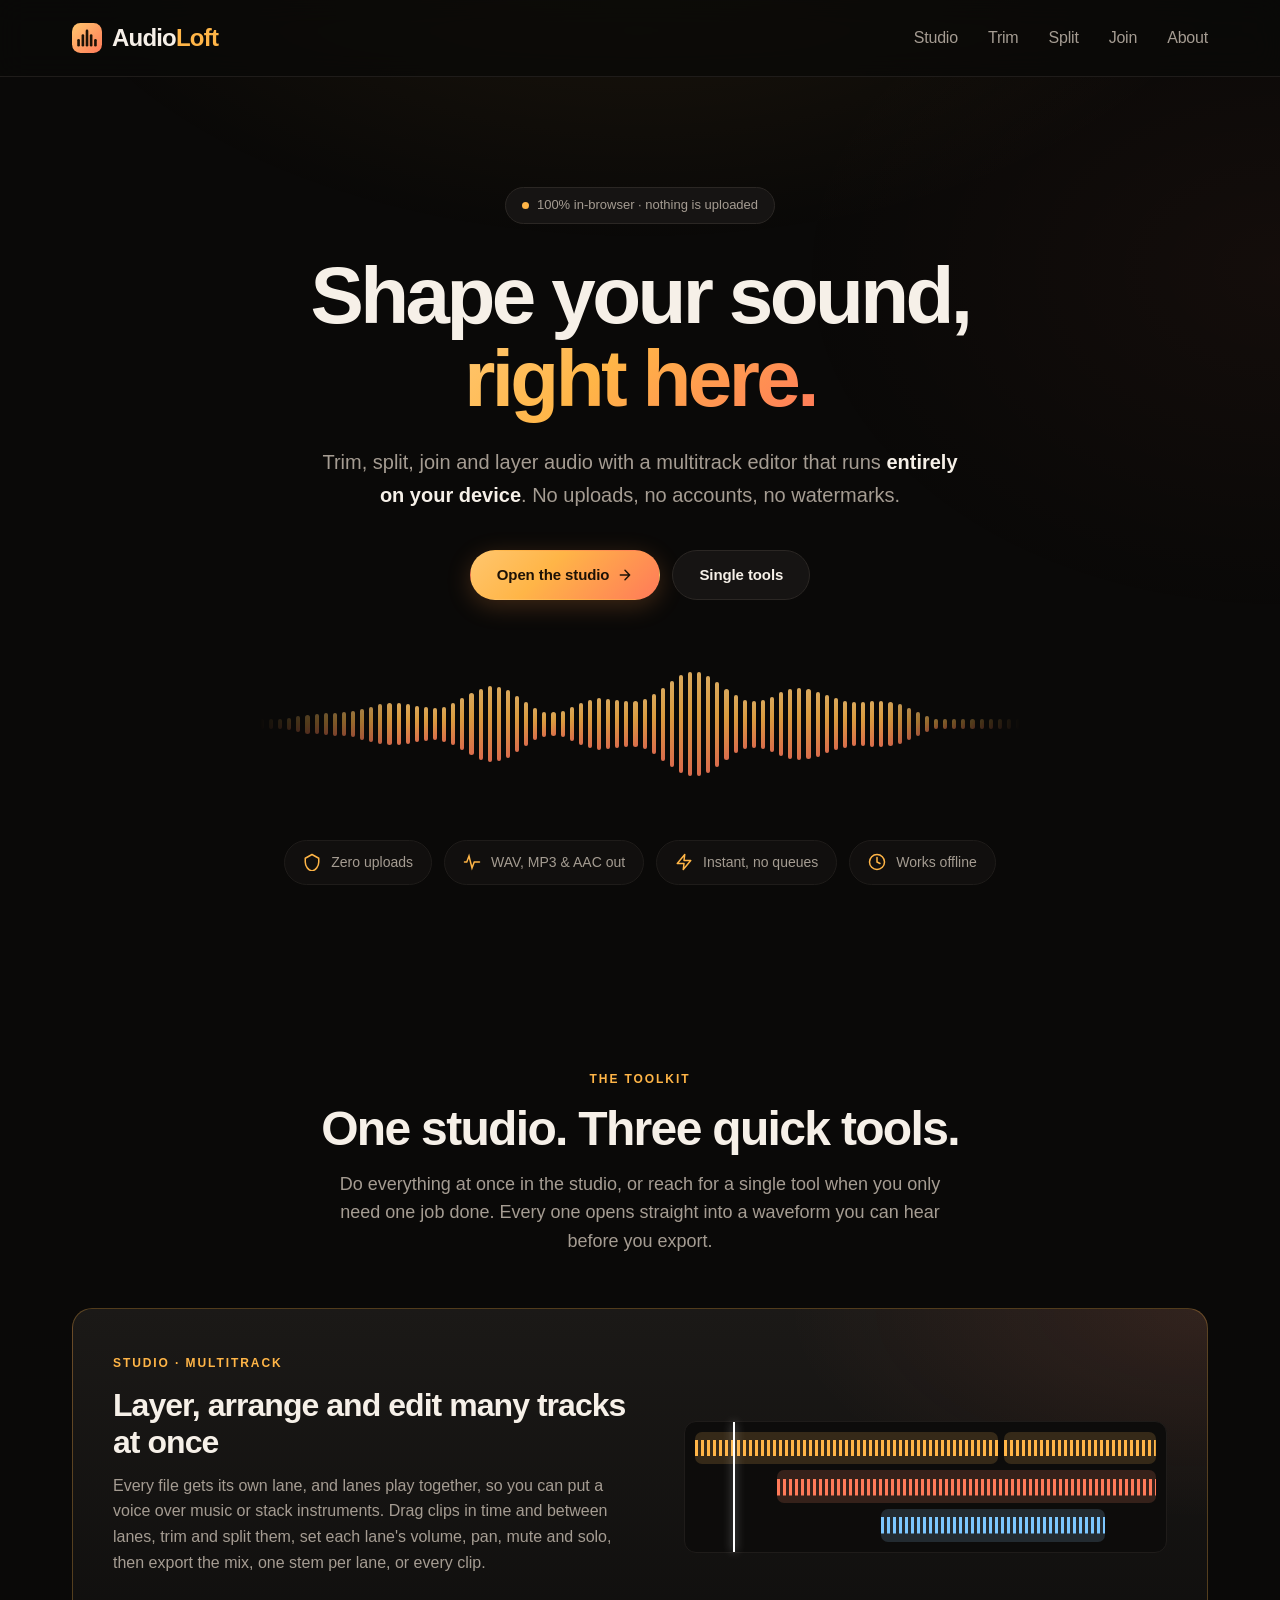
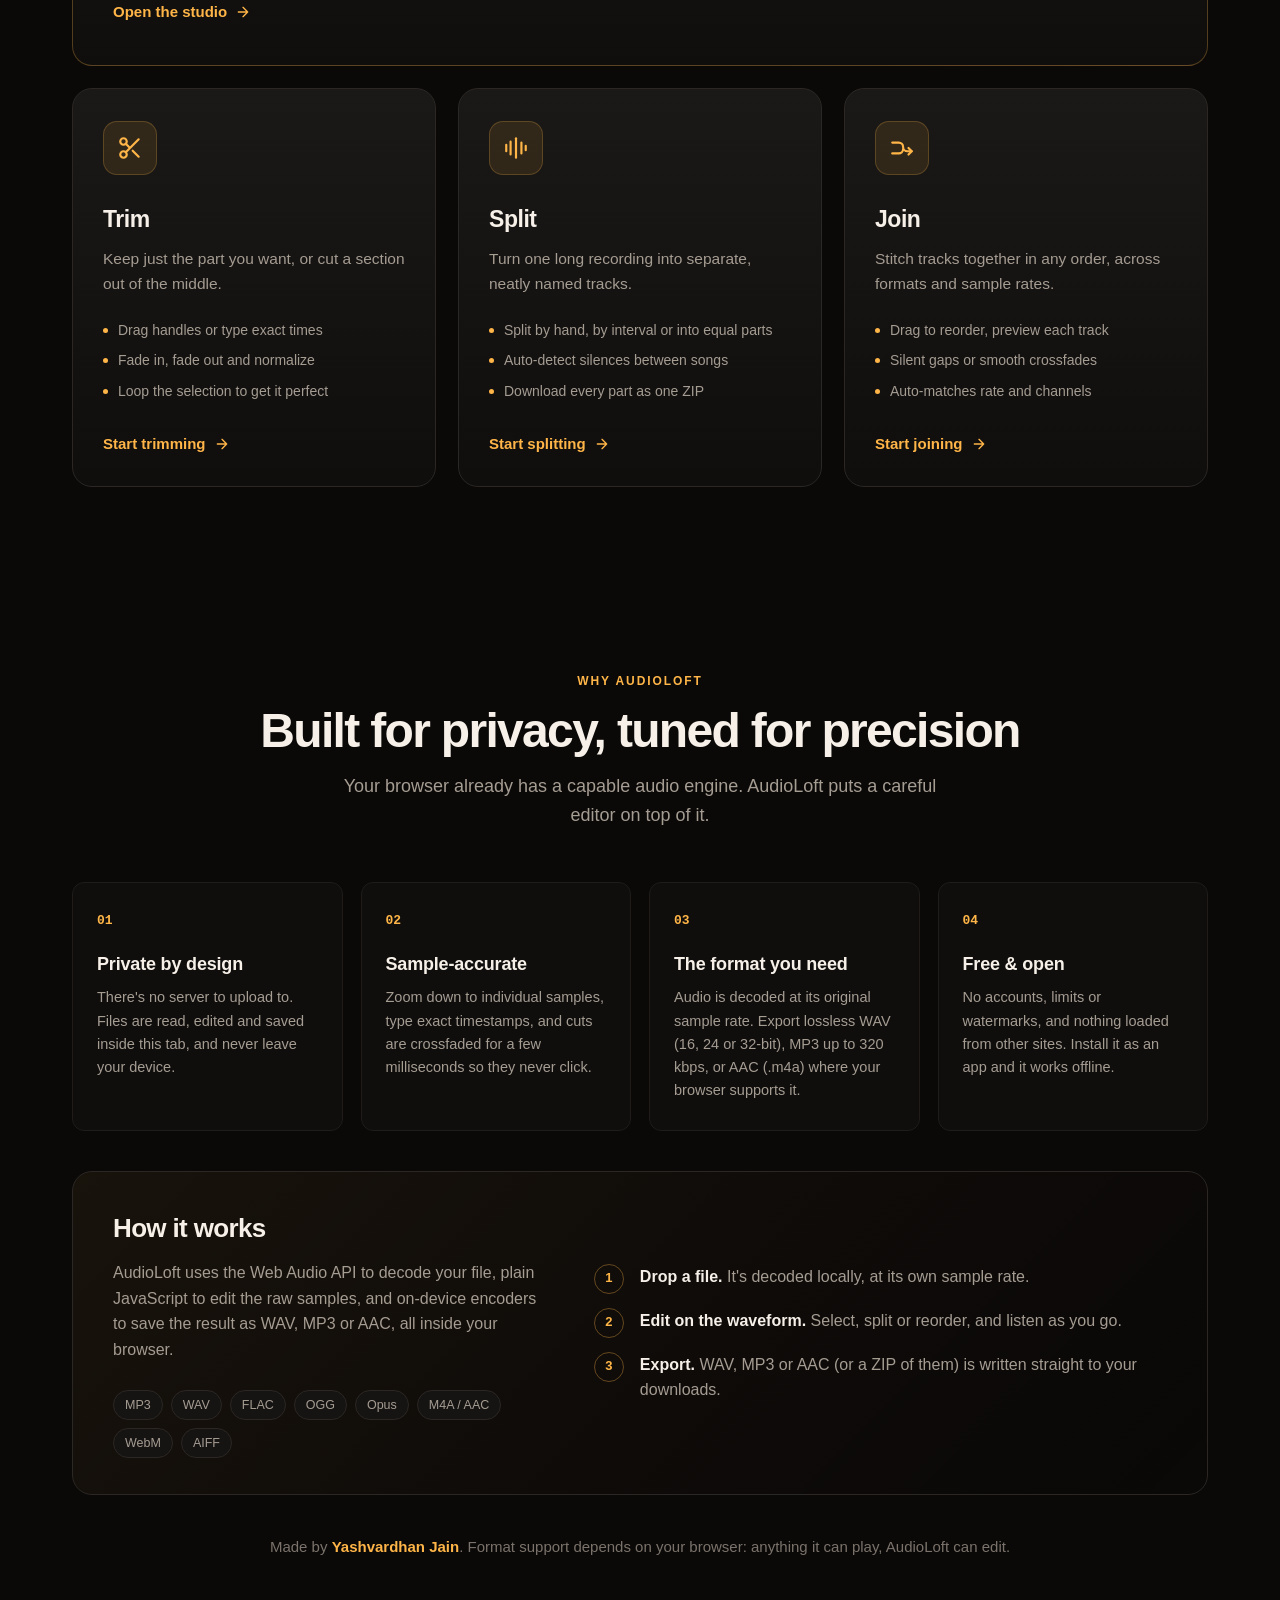
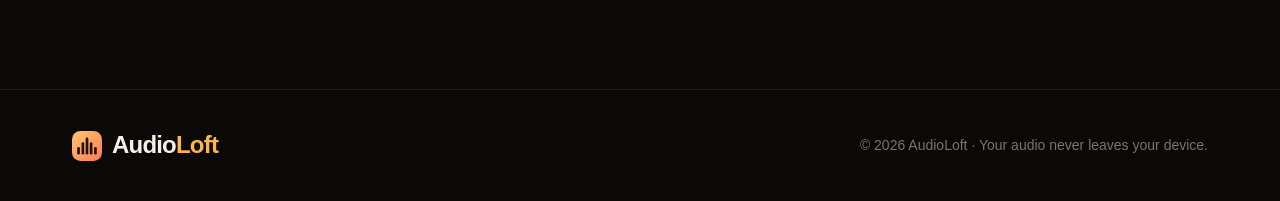
<file: index.html>
<!DOCTYPE html>
<html lang="en">
<head>
    <meta charset="UTF-8">
    <meta name="viewport" content="width=device-width, initial-scale=1.0">
    <meta http-equiv="Content-Security-Policy" content="default-src 'self'; script-src 'self' https://gc.zgo.at; style-src 'self'; img-src 'self' data: blob: https://yvj.goatcounter.com; media-src 'self' blob:; connect-src 'self' https://yvj.goatcounter.com; font-src 'self'; worker-src 'self'; manifest-src 'self'; object-src 'none'; base-uri 'self'; form-action 'none'">
    <title>AudioLoft — Trim, Split &amp; Join Audio in Your Browser</title>
    <meta name="description" content="Free, private audio tools: trim, split and join MP3, WAV, FLAC, OGG and more right in your browser. No uploads, no sign-up, works offline.">
    <meta name="theme-color" content="#0a0908">
    <meta property="og:type" content="website">
    <meta property="og:site_name" content="AudioLoft">
    <meta property="og:title" content="AudioLoft — Trim, Split & Join Audio in Your Browser">
    <meta property="og:description" content="Private audio tools that run entirely on your device. No uploads, no sign-up.">
    <link rel="manifest" href="manifest.webmanifest">
    <link rel="icon" href="icons/icon.svg" type="image/svg+xml">
    <link rel="apple-touch-icon" href="icons/apple-touch-icon.png">
    <link rel="stylesheet" href="css/style.css">
</head>
<body>
    <a class="skip-link" href="#mainContent">Skip to main content</a>
    <div class="ambient" aria-hidden="true"></div>

    <svg class="sprite" aria-hidden="true" focusable="false">
        <symbol id="mark" viewBox="0 0 32 32">
            <linearGradient id="markGradient" x1="0" y1="0" x2="1" y2="1">
                <stop offset="0" stop-color="#ffc66e"/>
                <stop offset="1" stop-color="#ff7a59"/>
            </linearGradient>
            <rect width="32" height="32" rx="9" fill="url(#markGradient)"/>
            <g fill="#1d1206">
                <rect x="5.6" y="17" width="2.8" height="8" rx="1.4"/>
                <rect x="10.2" y="12" width="2.8" height="13" rx="1.4"/>
                <rect x="14.6" y="7" width="2.8" height="18" rx="1.4"/>
                <rect x="19" y="12" width="2.8" height="13" rx="1.4"/>
                <rect x="23.6" y="17" width="2.8" height="8" rx="1.4"/>
            </g>
        </symbol>
    </svg>

    <header>
        <nav class="container" aria-label="Main">
            <a href="./" class="logo-link" aria-label="AudioLoft home">
                <svg class="logo-mark" aria-hidden="true"><use href="#mark"/></svg>
                <span class="logo-text">Audio<span class="accent">Loft</span></span>
            </a>
            <ul class="nav-links">
                <li><a href="studio.html">Studio</a></li>
                <li><a href="trim.html">Trim</a></li>
                <li><a href="split.html">Split</a></li>
                <li><a href="join.html">Join</a></li>
                <li class="nav-extra"><a href="#about">About</a></li>
            </ul>
        </nav>
    </header>

    <main id="mainContent" tabindex="-1">
        <section class="hero" id="hero">
            <div class="container">
                <div class="hero-content">
                    <div class="hero-badge">
                        <span class="badge-dot" aria-hidden="true"></span>
                        <span>100% in-browser · nothing is uploaded</span>
                    </div>
                    <h1 class="hero-title">Shape your sound,<br><span class="highlight">right here.</span></h1>
                    <p class="hero-subtitle">
                        Trim, split, join and layer audio with a multitrack editor that runs
                        <strong>entirely on your device</strong>. No uploads, no accounts, no watermarks.
                    </p>
                    <div class="hero-actions">
                        <a class="btn btn-primary" href="studio.html">
                            Open the studio
                            <svg aria-hidden="true" width="16" height="16" viewBox="0 0 24 24" fill="none" stroke="currentColor" stroke-width="2.2" stroke-linecap="round" stroke-linejoin="round"><path d="M5 12h14m-7-7l7 7-7 7"/></svg>
                        </a>
                        <a class="btn" href="#tools">Single tools</a>
                    </div>

                    <div class="hero-wave" id="heroWave" aria-hidden="true"></div>

                    <ul class="feature-row" aria-label="Highlights">
                        <li class="feature-item">
                            <svg aria-hidden="true" width="18" height="18" viewBox="0 0 24 24" fill="none" stroke="currentColor" stroke-width="2" stroke-linejoin="round"><path d="M12 2L3 7v5c0 5.55 3.84 10.74 9 12 5.16-1.26 9-6.45 9-12V7l-9-5z"/></svg>
                            Zero uploads
                        </li>
                        <li class="feature-item">
                            <svg aria-hidden="true" width="18" height="18" viewBox="0 0 24 24" fill="none" stroke="currentColor" stroke-width="2" stroke-linecap="round"><path d="M2 12h3l3-8 4 16 3-8h7"/></svg>
                            WAV, MP3 &amp; AAC out
                        </li>
                        <li class="feature-item">
                            <svg aria-hidden="true" width="18" height="18" viewBox="0 0 24 24" fill="none" stroke="currentColor" stroke-width="2" stroke-linejoin="round"><path d="M13 2L3 14h9l-1 8 10-12h-9l1-8z"/></svg>
                            Instant, no queues
                        </li>
                        <li class="feature-item">
                            <svg aria-hidden="true" width="18" height="18" viewBox="0 0 24 24" fill="none" stroke="currentColor" stroke-width="2" stroke-linecap="round"><circle cx="12" cy="12" r="10"/><path d="M12 6v6l4 2"/></svg>
                            Works offline
                        </li>
                    </ul>
                </div>
            </div>
        </section>

        <section class="section" id="tools" aria-labelledby="toolsTitle">
            <div class="container">
                <div class="section-header">
                    <span class="eyebrow">The toolkit</span>
                    <h2 class="section-title" id="toolsTitle">One studio. Three quick tools.</h2>
                    <p class="section-description">Do everything at once in the studio, or reach for a single tool when you only need one job done. Every one opens straight into a waveform you can hear before you export.</p>
                </div>

                <a class="studio-card" href="studio.html">
                    <div class="studio-card-copy">
                        <span class="eyebrow">Studio · multitrack</span>
                        <h3>Layer, arrange and edit many tracks at once</h3>
                        <p>Every file gets its own lane, and lanes play together, so you can put a voice over music or stack instruments. Drag clips in time and between lanes, trim and split them, set each lane's volume, pan, mute and solo, then export the mix, one stem per lane, or every clip.</p>
                        <span class="tool-link">Open the studio
                            <svg aria-hidden="true" width="16" height="16" viewBox="0 0 24 24" fill="none" stroke="currentColor" stroke-width="2" stroke-linecap="round" stroke-linejoin="round"><path d="M5 12h14m-7-7l7 7-7 7"/></svg>
                        </span>
                    </div>
                    <div class="studio-card-art" aria-hidden="true">
                        <div class="art-lane"><span class="art-clip art-a"></span><span class="art-clip art-b"></span></div>
                        <div class="art-lane"><span class="art-gap g1"></span><span class="art-clip art-c"></span></div>
                        <div class="art-lane"><span class="art-gap g2"></span><span class="art-clip art-d"></span><span class="art-gap g3"></span></div>
                        <span class="art-head"></span>
                    </div>
                </a>

                <div class="tools-grid">
                    <a class="tool-card" href="trim.html">
                        <div class="tool-icon" aria-hidden="true">
                            <svg width="26" height="26" viewBox="0 0 24 24" fill="none" stroke="currentColor" stroke-width="2" stroke-linecap="round" stroke-linejoin="round"><circle cx="6" cy="6" r="3"/><circle cx="6" cy="18" r="3"/><path d="M20 4L8.12 15.88M14.47 14.48L20 20M8.12 8.12L12 12"/></svg>
                        </div>
                        <h3>Trim</h3>
                        <p>Keep just the part you want, or cut a section out of the middle.</p>
                        <ul>
                            <li>Drag handles or type exact times</li>
                            <li>Fade in, fade out and normalize</li>
                            <li>Loop the selection to get it perfect</li>
                        </ul>
                        <span class="tool-link">Start trimming
                            <svg aria-hidden="true" width="16" height="16" viewBox="0 0 24 24" fill="none" stroke="currentColor" stroke-width="2" stroke-linecap="round" stroke-linejoin="round"><path d="M5 12h14m-7-7l7 7-7 7"/></svg>
                        </span>
                    </a>

                    <a class="tool-card" href="split.html">
                        <div class="tool-icon" aria-hidden="true">
                            <svg width="26" height="26" viewBox="0 0 24 24" fill="none" stroke="currentColor" stroke-width="2" stroke-linecap="round" stroke-linejoin="round"><path d="M12 3v18"/><path d="M3 9v6M7 6v12M17 7v10M21 10v4"/></svg>
                        </div>
                        <h3>Split</h3>
                        <p>Turn one long recording into separate, neatly named tracks.</p>
                        <ul>
                            <li>Split by hand, by interval or into equal parts</li>
                            <li>Auto-detect silences between songs</li>
                            <li>Download every part as one ZIP</li>
                        </ul>
                        <span class="tool-link">Start splitting
                            <svg aria-hidden="true" width="16" height="16" viewBox="0 0 24 24" fill="none" stroke="currentColor" stroke-width="2" stroke-linecap="round" stroke-linejoin="round"><path d="M5 12h14m-7-7l7 7-7 7"/></svg>
                        </span>
                    </a>

                    <a class="tool-card" href="join.html">
                        <div class="tool-icon" aria-hidden="true">
                            <svg width="26" height="26" viewBox="0 0 24 24" fill="none" stroke="currentColor" stroke-width="2" stroke-linecap="round" stroke-linejoin="round"><path d="M3 7h6a4 4 0 014 4v0a4 4 0 004 4h4M3 17h6a4 4 0 004-4"/><path d="M18 12l3 3-3 3"/></svg>
                        </div>
                        <h3>Join</h3>
                        <p>Stitch tracks together in any order, across formats and sample rates.</p>
                        <ul>
                            <li>Drag to reorder, preview each track</li>
                            <li>Silent gaps or smooth crossfades</li>
                            <li>Auto-matches rate and channels</li>
                        </ul>
                        <span class="tool-link">Start joining
                            <svg aria-hidden="true" width="16" height="16" viewBox="0 0 24 24" fill="none" stroke="currentColor" stroke-width="2" stroke-linecap="round" stroke-linejoin="round"><path d="M5 12h14m-7-7l7 7-7 7"/></svg>
                        </span>
                    </a>
                </div>
            </div>
        </section>

        <section class="section" id="about" aria-labelledby="aboutTitle">
            <div class="container">
                <div class="section-header">
                    <span class="eyebrow">Why AudioLoft</span>
                    <h2 class="section-title" id="aboutTitle">Built for privacy, tuned for precision</h2>
                    <p class="section-description">Your browser already has a capable audio engine. AudioLoft puts a careful editor on top of it.</p>
                </div>

                <div class="about-grid">
                    <div class="about-card">
                        <div class="about-number">01</div>
                        <h3>Private by design</h3>
                        <p>There's no server to upload to. Files are read, edited and saved inside this tab, and never leave your device.</p>
                    </div>
                    <div class="about-card">
                        <div class="about-number">02</div>
                        <h3>Sample-accurate</h3>
                        <p>Zoom down to individual samples, type exact timestamps, and cuts are crossfaded for a few milliseconds so they never click.</p>
                    </div>
                    <div class="about-card">
                        <div class="about-number">03</div>
                        <h3>The format you need</h3>
                        <p>Audio is decoded at its original sample rate. Export lossless WAV (16, 24 or 32-bit), MP3 up to 320 kbps, or AAC (.m4a) where your browser supports it.</p>
                    </div>
                    <div class="about-card">
                        <div class="about-number">04</div>
                        <h3>Free &amp; open</h3>
                        <p>No accounts, limits or watermarks, and nothing loaded from other sites. Install it as an app and it works offline.</p>
                    </div>
                </div>

                <div class="how-panel">
                    <div>
                        <h3>How it works</h3>
                        <p>AudioLoft uses the Web Audio API to decode your file, plain JavaScript to edit the raw samples, and on-device encoders to save the result as WAV, MP3 or AAC, all inside your browser.</p>
                        <div class="formats" aria-label="Supported input formats">
                            <span class="chip">MP3</span>
                            <span class="chip">WAV</span>
                            <span class="chip">FLAC</span>
                            <span class="chip">OGG</span>
                            <span class="chip">Opus</span>
                            <span class="chip">M4A / AAC</span>
                            <span class="chip">WebM</span>
                            <span class="chip">AIFF</span>
                        </div>
                    </div>
                    <ol class="steps">
                        <li><span><strong>Drop a file.</strong> It's decoded locally, at its own sample rate.</span></li>
                        <li><span><strong>Edit on the waveform.</strong> Select, split or reorder, and listen as you go.</span></li>
                        <li><span><strong>Export.</strong> WAV, MP3 or AAC (or a ZIP of them) is written straight to your downloads.</span></li>
                    </ol>
                </div>

                <p class="developer-note">
                    Made by <a href="https://iamyvj.github.io/" target="_blank" rel="noopener noreferrer">Yashvardhan Jain</a>.
                    Format support depends on your browser: anything it can play, AudioLoft can edit.
                </p>
            </div>
        </section>
    </main>

    <footer>
        <div class="container">
            <div class="footer-content">
                <a href="./" class="logo-link" aria-label="AudioLoft home">
                    <svg class="logo-mark" aria-hidden="true"><use href="#mark"/></svg>
                    <span class="logo-text">Audio<span class="accent">Loft</span></span>
                </a>
                <p class="footer-info">&copy; 2026 AudioLoft · Your audio never leaves your device.</p>
            </div>
            <p class="visitor-counter" hidden>
                <span id="visitor-count" class="visitor-count">—</span> visitors
            </p>
        </div>
    </footer>

    <script src="js/home.js"></script>
    <script src="js/sw-register.js"></script>
    <script src="js/visitor-count.js" defer></script>
    <!-- GoatCounter pageview beacon. One site shared across all projects on purpose:
         counts are per-path, so each project is separated by its own pathname. -->
    <script
        data-goatcounter="https://yvj.goatcounter.com/count"
        async
        src="https://gc.zgo.at/count.js"></script>
</body>
</html>
</file>
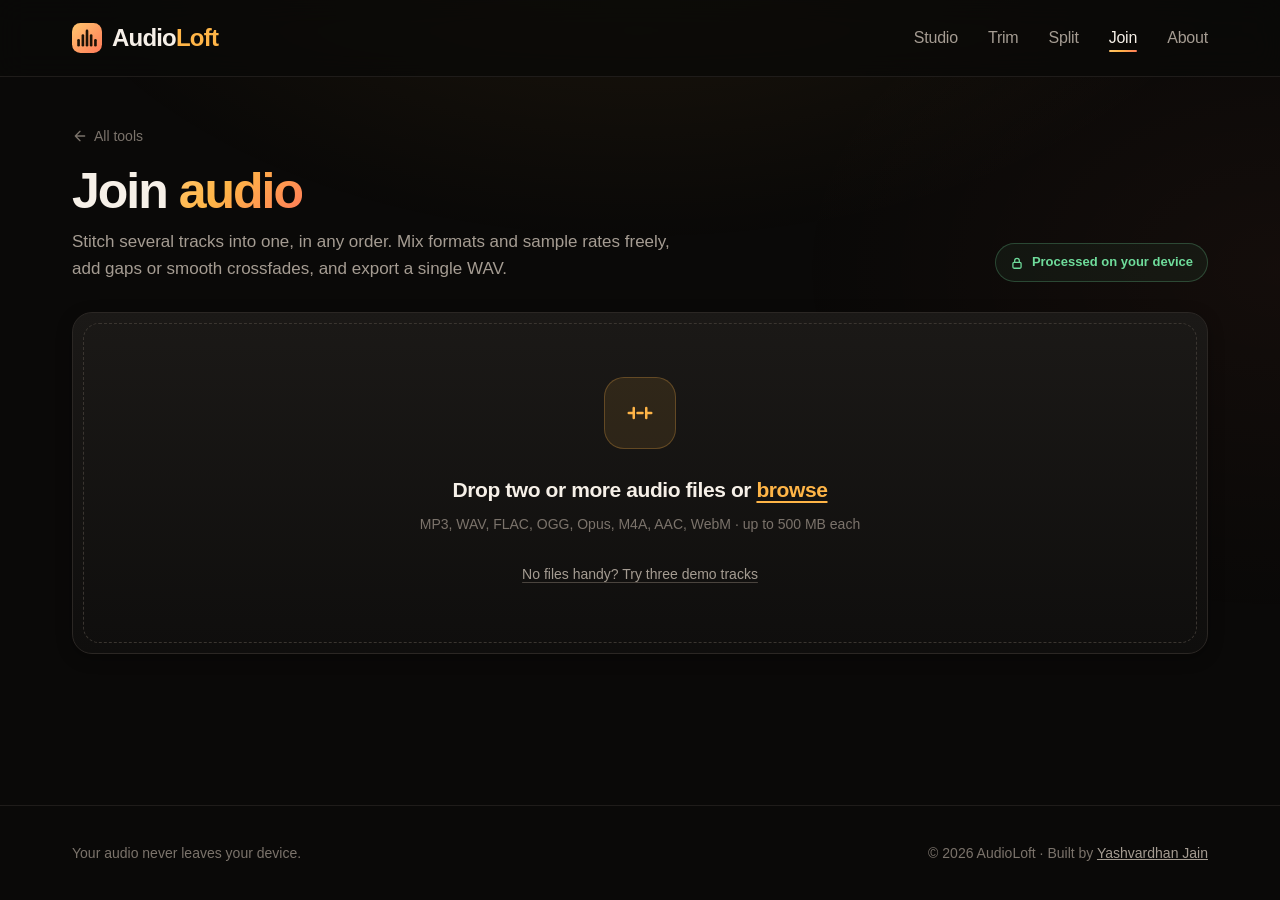
<file: join.html>
<!DOCTYPE html>
<html lang="en">
<head>
    <meta charset="UTF-8">
    <meta name="viewport" content="width=device-width, initial-scale=1.0">
    <meta http-equiv="Content-Security-Policy" content="default-src 'self'; script-src 'self' https://gc.zgo.at; style-src 'self'; img-src 'self' data: blob: https://yvj.goatcounter.com; media-src 'self' blob:; connect-src 'self' https://yvj.goatcounter.com; font-src 'self'; worker-src 'self'; manifest-src 'self'; object-src 'none'; base-uri 'self'; form-action 'none'">
    <title>Join Audio — AudioLoft</title>
    <meta name="description" content="Join several audio files into one, with gaps or crossfades, mixing formats and sample rates. Export lossless WAV. Runs entirely in your browser.">
    <meta name="theme-color" content="#0a0908">
    <link rel="manifest" href="manifest.webmanifest">
    <link rel="icon" href="icons/icon.svg" type="image/svg+xml">
    <link rel="apple-touch-icon" href="icons/apple-touch-icon.png">
    <link rel="stylesheet" href="css/style.css">
</head>
<body>
    <a class="skip-link" href="#mainContent">Skip to main content</a>
    <div class="ambient" aria-hidden="true"></div>

    <svg class="sprite" aria-hidden="true" focusable="false">
        <symbol id="mark" viewBox="0 0 32 32">
            <linearGradient id="markGradient" x1="0" y1="0" x2="1" y2="1">
                <stop offset="0" stop-color="#ffc66e"/>
                <stop offset="1" stop-color="#ff7a59"/>
            </linearGradient>
            <rect width="32" height="32" rx="9" fill="url(#markGradient)"/>
            <g fill="#1d1206">
                <rect x="5.6" y="17" width="2.8" height="8" rx="1.4"/>
                <rect x="10.2" y="12" width="2.8" height="13" rx="1.4"/>
                <rect x="14.6" y="7" width="2.8" height="18" rx="1.4"/>
                <rect x="19" y="12" width="2.8" height="13" rx="1.4"/>
                <rect x="23.6" y="17" width="2.8" height="8" rx="1.4"/>
            </g>
        </symbol>
    </svg>

    <header>
        <nav class="container" aria-label="Main">
            <a href="./" class="logo-link" aria-label="AudioLoft home">
                <svg class="logo-mark" aria-hidden="true"><use href="#mark"/></svg>
                <span class="logo-text">Audio<span class="accent">Loft</span></span>
            </a>
            <ul class="nav-links">
                <li><a href="studio.html">Studio</a></li>
                <li><a href="trim.html">Trim</a></li>
                <li><a href="split.html">Split</a></li>
                <li><a href="join.html" aria-current="page">Join</a></li>
                <li class="nav-extra"><a href="./#about">About</a></li>
            </ul>
        </nav>
    </header>

    <main id="mainContent" class="tool-page" tabindex="-1">
        <div class="container">
            <a class="back-link" href="./">
                <svg aria-hidden="true" width="16" height="16" viewBox="0 0 24 24" fill="none" stroke="currentColor" stroke-width="2" stroke-linecap="round" stroke-linejoin="round"><path d="M19 12H5m7 7l-7-7 7-7"/></svg>
                All tools
            </a>

            <div class="tool-intro">
                <div>
                    <h1>Join <span class="highlight">audio</span></h1>
                    <p>Stitch several tracks into one, in any order. Mix formats and sample rates freely, add gaps or smooth crossfades, and export a single WAV.</p>
                </div>
                <span class="privacy-pill">
                    <svg aria-hidden="true" width="14" height="14" viewBox="0 0 24 24" fill="none" stroke="currentColor" stroke-width="2.2" stroke-linecap="round" stroke-linejoin="round"><rect x="5" y="11" width="14" height="10" rx="2"/><path d="M8 11V8a4 4 0 118 0v3"/></svg>
                    Processed on your device
                </span>
            </div>

            <section class="panel" id="dropStage" aria-label="Choose files">
                <div class="dropzone" id="dropzone" tabindex="0" role="button" aria-describedby="dropHint">
                    <input type="file" id="fileInput" tabindex="-1">
                    <div class="drop-icon" aria-hidden="true">
                        <svg width="30" height="30" viewBox="0 0 24 24" fill="none" stroke="currentColor" stroke-width="2" stroke-linecap="round" stroke-linejoin="round"><path d="M3 12h4M17 12h4M7 8v8M17 8v8"/><path d="M10 12h4"/></svg>
                    </div>
                    <p class="drop-title">Drop two or more audio files or <span class="accent">browse</span></p>
                    <p class="drop-hint" id="dropHint">MP3, WAV, FLAC, OGG, Opus, M4A, AAC, WebM · up to 500 MB each</p>
                    <div class="drop-demo">
                        <button type="button" class="link-button" id="demoButton">No files handy? Try three demo tracks</button>
                    </div>
                </div>
            </section>

            <section class="panel editor" id="editStage" hidden aria-labelledby="tracksTitle">
                <div class="list-head">
                    <h2 class="sr-only" id="tracksTitle">Tracks</h2>
                    <div class="file-name">
                        <div class="file-badge" aria-hidden="true">
                            <svg width="20" height="20" viewBox="0 0 24 24" fill="none" stroke="currentColor" stroke-width="2" stroke-linecap="round" stroke-linejoin="round"><path d="M8 6h13M8 12h13M8 18h13M3 6h.01M3 12h.01M3 18h.01"/></svg>
                        </div>
                        <div>
                            <p class="item-title">Tracks, in playing order</p>
                            <div class="file-meta"><span class="chip" id="trackCount">0 tracks</span><span class="chip" id="trackTotal">0:00.00</span></div>
                        </div>
                    </div>
                    <button type="button" class="btn btn-sm btn-danger" id="clearAll">Remove all</button>
                </div>

                <ol class="item-list" id="trackList" aria-label="Tracks"></ol>

                <div class="dropzone compact" id="addZone" tabindex="0" role="button" aria-label="Add more files">
                    <input type="file" tabindex="-1">
                    <div class="drop-icon" aria-hidden="true">
                        <svg width="18" height="18" viewBox="0 0 24 24" fill="none" stroke="currentColor" stroke-width="2.4" stroke-linecap="round"><path d="M12 5v14M5 12h14"/></svg>
                    </div>
                    <p class="drop-title">Add more files</p>
                    <p class="drop-hint">or drop them here · drag rows to reorder</p>
                </div>

                <div class="controls">
                    <div class="control-card">
                        <h3>Between tracks</h3>
                        <div class="field">
                            <span class="label" id="transitionLabel">Transition</span>
                            <div class="segmented" role="radiogroup" aria-labelledby="transitionLabel">
                                <label><input type="radio" name="transition" value="none" checked><span>None</span></label>
                                <label><input type="radio" name="transition" value="gap"><span>Gap</span></label>
                                <label><input type="radio" name="transition" value="crossfade"><span>Crossfade</span></label>
                            </div>
                        </div>
                        <div class="field" id="transitionField" hidden>
                            <label for="transitionSeconds" id="transitionSecondsLabel">Seconds</label>
                            <input class="input" id="transitionSeconds" type="number" min="0" max="30" step="0.1" value="1">
                        </div>
                    </div>

                    <div class="control-card">
                        <h3>Output</h3>
                        <div class="field-row">
                            <div class="field">
                                <label for="sampleRate">Sample rate</label>
                                <select class="input" id="sampleRate">
                                    <option value="auto">Highest of the tracks</option>
                                    <option value="44100">44.1 kHz</option>
                                    <option value="48000">48 kHz</option>
                                    <option value="96000">96 kHz</option>
                                </select>
                            </div>
                            <div class="field">
                                <label for="channels">Channels</label>
                                <select class="input" id="channels">
                                    <option value="auto">Match the tracks</option>
                                    <option value="2">Stereo</option>
                                    <option value="1">Mono</option>
                                </select>
                            </div>
                        </div>
                        <label class="check"><input type="checkbox" id="normalize"> Normalize peak to −1 dB</label>
                    </div>

                    <div class="control-card">
                        <h3>Export</h3>
                        <div class="field">
                            <label for="fileName">File name</label>
                            <input class="input" id="fileName" value="joined" autocomplete="off" spellcheck="false">
                        </div>
                        <div class="field">
                            <label for="format">Format</label>
                            <select class="input" id="format"></select>
                        </div>
                        <div class="stat"><span>Output length</span><strong id="outLength">0:00.000</strong></div>
                        <div class="export-actions">
                            <button type="button" class="btn btn-sm" id="buildButton">Join &amp; preview</button>
                            <button type="button" class="btn btn-primary" id="exportButton">
                                <svg aria-hidden="true" width="16" height="16" viewBox="0 0 24 24" fill="none" stroke="currentColor" stroke-width="2" stroke-linecap="round" stroke-linejoin="round"><path d="M12 4v11m0 0l-4.5-4.5M12 15l4.5-4.5M5 19h14"/></svg>
                                Export
                            </button>
                        </div>
                    </div>
                </div>

                <div class="result" id="resultPanel" hidden aria-labelledby="resultTitle">
                    <div class="list-head">
                        <h3 id="resultTitle" tabindex="-1">Joined result</h3>
                        <div class="file-meta" id="resultMeta"></div>
                    </div>
                    <div id="resultWave" aria-label="Waveform of the joined result. Click to move the playhead."></div>
                    <div class="transport">
                        <div class="transport-group">
                            <button type="button" class="btn btn-primary btn-play" id="resultPlay" aria-label="Play"></button>
                            <span class="time-display"><strong id="resultTime">0:00.000</strong> / <span id="resultTotal">0:00.000</span></span>
                        </div>
                        <p class="wave-hint" id="resultStale" hidden>Settings changed since this preview. Join again to update it.</p>
                    </div>
                </div>

                <div class="shortcuts" aria-label="Keyboard shortcuts">
                    <span><kbd>Space</kbd> Play / pause the joined preview</span>
                    <span>Reorder with drag and drop, or the <kbd>↑</kbd> <kbd>↓</kbd> buttons</span>
                </div>
            </section>
        </div>
    </main>

    <footer>
        <div class="container">
            <div class="footer-content">
                <p class="footer-tagline">Your audio never leaves your device.</p>
                <p class="footer-info">&copy; 2026 AudioLoft · Built by <a href="https://iamyvj.github.io/" target="_blank" rel="noopener noreferrer">Yashvardhan Jain</a></p>
            </div>
            <p class="visitor-counter" hidden>
                <span id="visitor-count" class="visitor-count">—</span> visitors
            </p>
        </div>
    </footer>

    <script src="js/audio-core.js"></script>
    <script src="js/encoders.js"></script>
    <script src="js/player.js"></script>
    <script src="js/waveform.js"></script>
    <script src="js/ui.js"></script>
    <script src="js/join.js"></script>
    <script src="js/sw-register.js"></script>
    <script src="js/visitor-count.js" defer></script>
    <!-- GoatCounter pageview beacon. One site shared across all projects on purpose:
         counts are per-path, so each project is separated by its own pathname. -->
    <script
        data-goatcounter="https://yvj.goatcounter.com/count"
        async
        src="https://gc.zgo.at/count.js"></script>
</body>
</html>
</file>
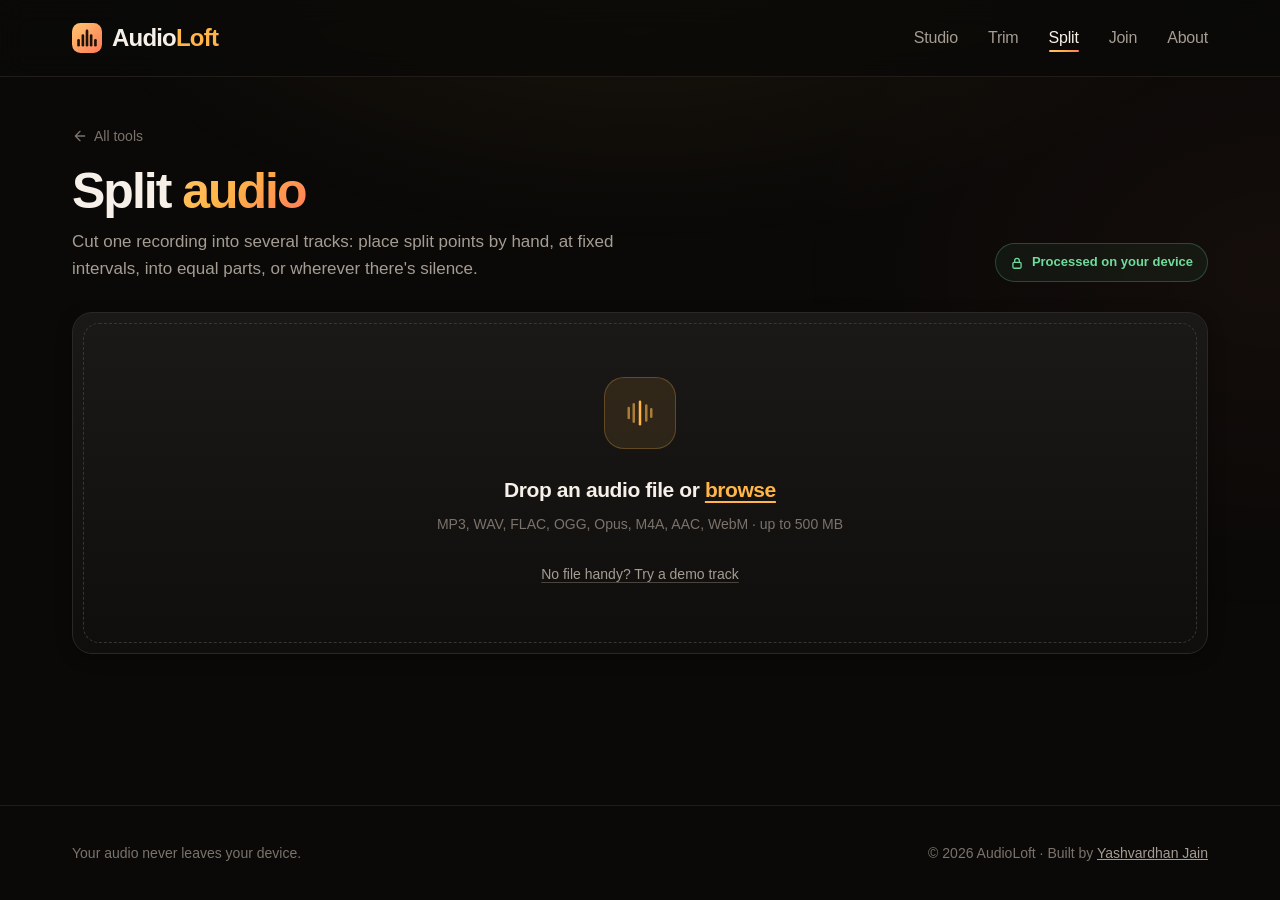
<file: split.html>
<!DOCTYPE html>
<html lang="en">
<head>
    <meta charset="UTF-8">
    <meta name="viewport" content="width=device-width, initial-scale=1.0">
    <meta http-equiv="Content-Security-Policy" content="default-src 'self'; script-src 'self' https://gc.zgo.at; style-src 'self'; img-src 'self' data: blob: https://yvj.goatcounter.com; media-src 'self' blob:; connect-src 'self' https://yvj.goatcounter.com; font-src 'self'; worker-src 'self'; manifest-src 'self'; object-src 'none'; base-uri 'self'; form-action 'none'">
    <title>Split Audio — AudioLoft</title>
    <meta name="description" content="Split an audio file into parts by hand, at fixed intervals, into equal parts or at silences. Download each part or all of them as a ZIP. Runs entirely in your browser.">
    <meta name="theme-color" content="#0a0908">
    <link rel="manifest" href="manifest.webmanifest">
    <link rel="icon" href="icons/icon.svg" type="image/svg+xml">
    <link rel="apple-touch-icon" href="icons/apple-touch-icon.png">
    <link rel="stylesheet" href="css/style.css">
</head>
<body>
    <a class="skip-link" href="#mainContent">Skip to main content</a>
    <div class="ambient" aria-hidden="true"></div>

    <svg class="sprite" aria-hidden="true" focusable="false">
        <symbol id="mark" viewBox="0 0 32 32">
            <linearGradient id="markGradient" x1="0" y1="0" x2="1" y2="1">
                <stop offset="0" stop-color="#ffc66e"/>
                <stop offset="1" stop-color="#ff7a59"/>
            </linearGradient>
            <rect width="32" height="32" rx="9" fill="url(#markGradient)"/>
            <g fill="#1d1206">
                <rect x="5.6" y="17" width="2.8" height="8" rx="1.4"/>
                <rect x="10.2" y="12" width="2.8" height="13" rx="1.4"/>
                <rect x="14.6" y="7" width="2.8" height="18" rx="1.4"/>
                <rect x="19" y="12" width="2.8" height="13" rx="1.4"/>
                <rect x="23.6" y="17" width="2.8" height="8" rx="1.4"/>
            </g>
        </symbol>
    </svg>

    <header>
        <nav class="container" aria-label="Main">
            <a href="./" class="logo-link" aria-label="AudioLoft home">
                <svg class="logo-mark" aria-hidden="true"><use href="#mark"/></svg>
                <span class="logo-text">Audio<span class="accent">Loft</span></span>
            </a>
            <ul class="nav-links">
                <li><a href="studio.html">Studio</a></li>
                <li><a href="trim.html">Trim</a></li>
                <li><a href="split.html" aria-current="page">Split</a></li>
                <li><a href="join.html">Join</a></li>
                <li class="nav-extra"><a href="./#about">About</a></li>
            </ul>
        </nav>
    </header>

    <main id="mainContent" class="tool-page" tabindex="-1">
        <div class="container">
            <a class="back-link" href="./">
                <svg aria-hidden="true" width="16" height="16" viewBox="0 0 24 24" fill="none" stroke="currentColor" stroke-width="2" stroke-linecap="round" stroke-linejoin="round"><path d="M19 12H5m7 7l-7-7 7-7"/></svg>
                All tools
            </a>

            <div class="tool-intro">
                <div>
                    <h1>Split <span class="highlight">audio</span></h1>
                    <p>Cut one recording into several tracks: place split points by hand, at fixed intervals, into equal parts, or wherever there's silence.</p>
                </div>
                <span class="privacy-pill">
                    <svg aria-hidden="true" width="14" height="14" viewBox="0 0 24 24" fill="none" stroke="currentColor" stroke-width="2.2" stroke-linecap="round" stroke-linejoin="round"><rect x="5" y="11" width="14" height="10" rx="2"/><path d="M8 11V8a4 4 0 118 0v3"/></svg>
                    Processed on your device
                </span>
            </div>

            <section class="panel" id="dropStage" aria-label="Choose a file">
                <div class="dropzone" id="dropzone" tabindex="0" role="button" aria-describedby="dropHint">
                    <input type="file" id="fileInput" tabindex="-1">
                    <div class="drop-icon" aria-hidden="true">
                        <svg width="30" height="30" viewBox="0 0 24 24" fill="none" stroke="currentColor" stroke-width="2" stroke-linecap="round" stroke-linejoin="round"><path d="M12 3v18"/><path d="M3 8v8M7 5v14M17 6v12M21 9v6" opacity="0.6"/></svg>
                    </div>
                    <p class="drop-title">Drop an audio file or <span class="accent">browse</span></p>
                    <p class="drop-hint" id="dropHint">MP3, WAV, FLAC, OGG, Opus, M4A, AAC, WebM · up to 500 MB</p>
                    <div class="drop-demo">
                        <button type="button" class="link-button" id="demoButton">No file handy? Try a demo track</button>
                    </div>
                </div>
            </section>

            <section class="panel" id="loadingStage" hidden aria-live="polite">
                <div class="loading">
                    <div class="spinner" aria-hidden="true"></div>
                    <p id="loadingText">Decoding audio…</p>
                </div>
            </section>

            <section class="panel editor" id="editStage" hidden aria-labelledby="fileTitle">
                <div class="file-bar">
                    <div class="file-name">
                        <div class="file-badge" aria-hidden="true">
                            <svg width="20" height="20" viewBox="0 0 24 24" fill="none" stroke="currentColor" stroke-width="2" stroke-linecap="round" stroke-linejoin="round"><path d="M9 18V5l12-2v13"/><circle cx="6" cy="18" r="3"/><circle cx="18" cy="16" r="3"/></svg>
                        </div>
                        <div>
                            <h2 id="fileTitle" tabindex="-1">Untitled</h2>
                            <div class="file-meta" id="fileMeta"></div>
                        </div>
                    </div>
                    <button type="button" class="btn btn-sm" id="replaceButton">Open another file</button>
                </div>

                <div id="waveform" aria-label="Waveform with split points. Click to move the playhead; press M to add a split at the playhead."></div>
                <p class="wave-hint">Double-click to add a split point, drag one to move it, double-click it to remove it. <kbd>Ctrl</kbd> + scroll to zoom.</p>

                <div class="transport">
                    <div class="transport-group">
                        <button type="button" class="btn btn-primary btn-play" id="playButton" aria-label="Play"></button>
                        <button type="button" class="btn btn-sm" id="addSplit" title="Add split at playhead (M)">
                            <svg aria-hidden="true" width="14" height="14" viewBox="0 0 24 24" fill="none" stroke="currentColor" stroke-width="2.4" stroke-linecap="round"><path d="M12 3v18M5 12h4m6 0h4"/></svg>
                            Split at playhead
                        </button>
                        <span class="time-display"><strong id="timeNow">0:00.000</strong> / <span id="timeTotal">0:00.000</span></span>
                    </div>
                    <div class="transport-group">
                        <button type="button" class="btn btn-sm btn-icon" id="zoomOut" aria-label="Zoom out" title="Zoom out (−)">
                            <svg aria-hidden="true" width="16" height="16" viewBox="0 0 24 24" fill="none" stroke="currentColor" stroke-width="2" stroke-linecap="round"><circle cx="11" cy="11" r="7"/><path d="M8 11h6M20 20l-3.5-3.5"/></svg>
                        </button>
                        <button type="button" class="btn btn-sm btn-icon" id="zoomIn" aria-label="Zoom in" title="Zoom in (+)">
                            <svg aria-hidden="true" width="16" height="16" viewBox="0 0 24 24" fill="none" stroke="currentColor" stroke-width="2" stroke-linecap="round"><circle cx="11" cy="11" r="7"/><path d="M8 11h6M11 8v6M20 20l-3.5-3.5"/></svg>
                        </button>
                        <button type="button" class="btn btn-sm" id="zoomFit">Fit</button>
                    </div>
                </div>

                <div class="controls two">
                    <div class="control-card">
                        <h3>Place split points</h3>
                        <div class="tabs" role="tablist" aria-label="Split method">
                            <button type="button" role="tab" id="tab-manual" aria-controls="panel-manual" aria-selected="true">By hand</button>
                            <button type="button" role="tab" id="tab-interval" aria-controls="panel-interval" aria-selected="false" tabindex="-1">Every N sec</button>
                            <button type="button" role="tab" id="tab-equal" aria-controls="panel-equal" aria-selected="false" tabindex="-1">Equal parts</button>
                            <button type="button" role="tab" id="tab-silence" aria-controls="panel-silence" aria-selected="false" tabindex="-1">At silence</button>
                        </div>

                        <div role="tabpanel" id="panel-manual" aria-labelledby="tab-manual">
                            <p class="field"><small>Play the track and press <strong>M</strong> (or the button above) wherever a new part should start, or double-click the waveform.</small></p>
                            <div class="transport-group">
                                <button type="button" class="btn btn-sm" id="addSplitManual">Split at playhead</button>
                                <button type="button" class="btn btn-sm btn-danger" id="clearSplits">Clear all splits</button>
                            </div>
                        </div>

                        <div role="tabpanel" id="panel-interval" aria-labelledby="tab-interval" hidden>
                            <div class="field">
                                <label for="intervalInput">Length of each part</label>
                                <input class="input mono" id="intervalInput" value="0:30.000" inputmode="decimal" autocomplete="off" spellcheck="false">
                                <small>Minutes and seconds, e.g. <code>2:30</code>, or plain seconds. The last part keeps whatever is left.</small>
                            </div>
                            <button type="button" class="btn btn-sm" id="applyInterval">Place split points</button>
                        </div>

                        <div role="tabpanel" id="panel-equal" aria-labelledby="tab-equal" hidden>
                            <div class="field">
                                <label for="partsInput">Number of parts</label>
                                <input class="input" id="partsInput" type="number" min="2" max="500" step="1" value="3">
                            </div>
                            <button type="button" class="btn btn-sm" id="applyEqual">Place split points</button>
                        </div>

                        <div role="tabpanel" id="panel-silence" aria-labelledby="tab-silence" hidden>
                            <div class="field-row">
                                <div class="field">
                                    <label for="silenceThreshold">Quieter than (dB)</label>
                                    <input class="input" id="silenceThreshold" type="number" min="-90" max="-10" step="1" value="-40">
                                </div>
                                <div class="field">
                                    <label for="silenceMin">For at least (s)</label>
                                    <input class="input" id="silenceMin" type="number" min="0.05" step="0.1" value="0.6">
                                </div>
                            </div>
                            <p class="field"><small>Good for albums, podcasts and recordings with pauses. Split points land in the middle of each silent gap.</small></p>
                            <button type="button" class="btn btn-sm" id="applySilence">Find silences</button>
                        </div>
                    </div>

                    <div class="control-card">
                        <h3>Export</h3>
                        <div class="field">
                            <label for="format">Format</label>
                            <select class="input" id="format"></select>
                        </div>
                        <label class="check"><input type="checkbox" id="trimSilence"> Trim silence from the start and end of each part</label>
                        <label class="check"><input type="checkbox" id="fadeEdges"> Short fade at each cut (10 ms)</label>
                        <div class="stat"><span>Parts</span><strong id="partCount">1</strong></div>
                        <div class="stat"><span>Estimated size</span><strong id="outSize">0 B</strong></div>
                        <div class="export-actions">
                            <button type="button" class="btn btn-primary" id="exportZip">
                                <svg aria-hidden="true" width="16" height="16" viewBox="0 0 24 24" fill="none" stroke="currentColor" stroke-width="2" stroke-linecap="round" stroke-linejoin="round"><path d="M12 4v11m0 0l-4.5-4.5M12 15l4.5-4.5M5 19h14"/></svg>
                                Download all as ZIP
                            </button>
                        </div>
                    </div>
                </div>

                <div class="control-card result-list">
                    <div class="list-head">
                        <h3>Parts</h3>
                        <span class="chip" id="listSummary"></span>
                    </div>
                    <ol class="item-list" id="segmentList"></ol>
                </div>

                <div class="shortcuts" aria-label="Keyboard shortcuts">
                    <span><kbd>Space</kbd> Play / pause</span>
                    <span><kbd>M</kbd> Split at playhead</span>
                    <span><kbd>←</kbd> <kbd>→</kbd> Nudge playhead</span>
                    <span><kbd>+</kbd> <kbd>−</kbd> Zoom</span>
                </div>
            </section>
        </div>
    </main>

    <footer>
        <div class="container">
            <div class="footer-content">
                <p class="footer-tagline">Your audio never leaves your device.</p>
                <p class="footer-info">&copy; 2026 AudioLoft · Built by <a href="https://iamyvj.github.io/" target="_blank" rel="noopener noreferrer">Yashvardhan Jain</a></p>
            </div>
            <p class="visitor-counter" hidden>
                <span id="visitor-count" class="visitor-count">—</span> visitors
            </p>
        </div>
    </footer>

    <script src="js/audio-core.js"></script>
    <script src="js/encoders.js"></script>
    <script src="js/player.js"></script>
    <script src="js/waveform.js"></script>
    <script src="js/ui.js"></script>
    <script src="js/split.js"></script>
    <script src="js/sw-register.js"></script>
    <script src="js/visitor-count.js" defer></script>
    <!-- GoatCounter pageview beacon. One site shared across all projects on purpose:
         counts are per-path, so each project is separated by its own pathname. -->
    <script
        data-goatcounter="https://yvj.goatcounter.com/count"
        async
        src="https://gc.zgo.at/count.js"></script>
</body>
</html>
</file>
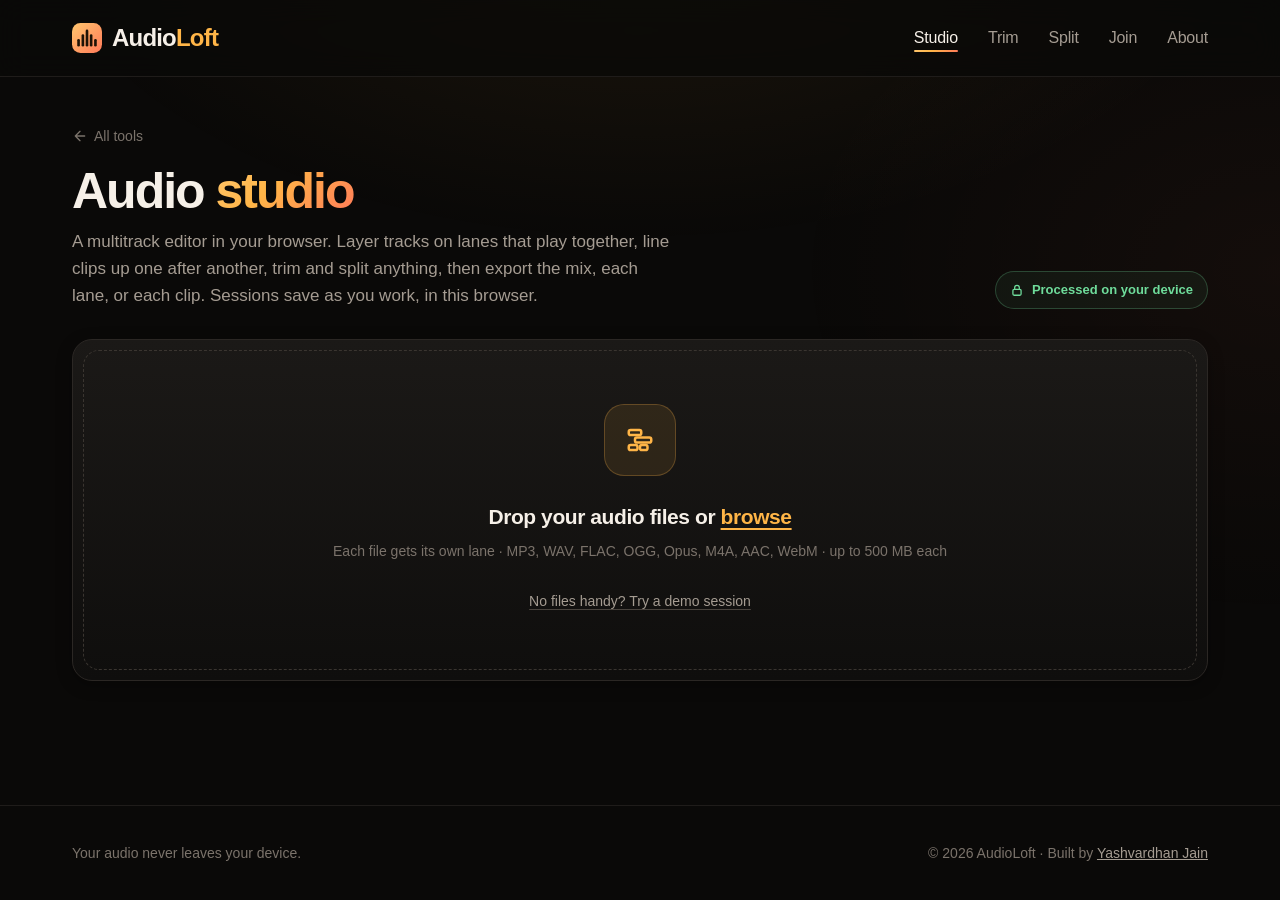
<file: studio.html>
<!DOCTYPE html>
<html lang="en">
<head>
    <meta charset="UTF-8">
    <meta name="viewport" content="width=device-width, initial-scale=1.0">
    <meta http-equiv="Content-Security-Policy" content="default-src 'self'; script-src 'self' https://gc.zgo.at; style-src 'self'; img-src 'self' data: blob: https://yvj.goatcounter.com; media-src 'self' blob:; connect-src 'self' https://yvj.goatcounter.com; font-src 'self'; worker-src 'self'; manifest-src 'self'; object-src 'none'; base-uri 'self'; form-action 'none'">
    <title>Audio Studio — AudioLoft</title>
    <meta name="description" content="A multitrack audio editor in your browser: layer tracks on lanes, trim, split and arrange clips, then export the mix, stems or clips as WAV. Nothing is uploaded.">
    <meta name="theme-color" content="#0a0908">
    <link rel="manifest" href="manifest.webmanifest">
    <link rel="icon" href="icons/icon.svg" type="image/svg+xml">
    <link rel="apple-touch-icon" href="icons/apple-touch-icon.png">
    <link rel="stylesheet" href="css/style.css">
</head>
<body>
    <a class="skip-link" href="#mainContent">Skip to main content</a>
    <div class="ambient" aria-hidden="true"></div>

    <svg class="sprite" aria-hidden="true" focusable="false">
        <symbol id="mark" viewBox="0 0 32 32">
            <linearGradient id="markGradient" x1="0" y1="0" x2="1" y2="1">
                <stop offset="0" stop-color="#ffc66e"/>
                <stop offset="1" stop-color="#ff7a59"/>
            </linearGradient>
            <rect width="32" height="32" rx="9" fill="url(#markGradient)"/>
            <g fill="#1d1206">
                <rect x="5.6" y="17" width="2.8" height="8" rx="1.4"/>
                <rect x="10.2" y="12" width="2.8" height="13" rx="1.4"/>
                <rect x="14.6" y="7" width="2.8" height="18" rx="1.4"/>
                <rect x="19" y="12" width="2.8" height="13" rx="1.4"/>
                <rect x="23.6" y="17" width="2.8" height="8" rx="1.4"/>
            </g>
        </symbol>
    </svg>

    <header>
        <nav class="container" aria-label="Main">
            <a href="./" class="logo-link" aria-label="AudioLoft home">
                <svg class="logo-mark" aria-hidden="true"><use href="#mark"/></svg>
                <span class="logo-text">Audio<span class="accent">Loft</span></span>
            </a>
            <ul class="nav-links">
                <li><a href="studio.html" aria-current="page">Studio</a></li>
                <li><a href="trim.html">Trim</a></li>
                <li><a href="split.html">Split</a></li>
                <li><a href="join.html">Join</a></li>
                <li class="nav-extra"><a href="./#about">About</a></li>
            </ul>
        </nav>
    </header>

    <main id="mainContent" class="tool-page" tabindex="-1">
        <div class="container">
            <a class="back-link" href="./">
                <svg aria-hidden="true" width="16" height="16" viewBox="0 0 24 24" fill="none" stroke="currentColor" stroke-width="2" stroke-linecap="round" stroke-linejoin="round"><path d="M19 12H5m7 7l-7-7 7-7"/></svg>
                All tools
            </a>

            <div class="tool-intro">
                <div>
                    <h1>Audio <span class="highlight">studio</span></h1>
                    <p>A multitrack editor in your browser. Layer tracks on lanes that play together, line clips up one after another, trim and split anything, then export the mix, each lane, or each clip. Sessions save as you work, in this browser.</p>
                </div>
                <span class="privacy-pill">
                    <svg aria-hidden="true" width="14" height="14" viewBox="0 0 24 24" fill="none" stroke="currentColor" stroke-width="2.2" stroke-linecap="round" stroke-linejoin="round"><rect x="5" y="11" width="14" height="10" rx="2"/><path d="M8 11V8a4 4 0 118 0v3"/></svg>
                    Processed on your device
                </span>
            </div>

            <section class="panel" id="dropStage" aria-label="Choose files">
                <div class="dropzone" id="dropzone" tabindex="0" role="button" aria-describedby="dropHint">
                    <input type="file" id="fileInput" tabindex="-1">
                    <div class="drop-icon" aria-hidden="true">
                        <svg width="30" height="30" viewBox="0 0 24 24" fill="none" stroke="currentColor" stroke-width="2" stroke-linecap="round" stroke-linejoin="round"><rect x="3" y="4" width="10" height="4" rx="1.5"/><rect x="8" y="10" width="13" height="4" rx="1.5"/><rect x="3" y="16" width="7" height="4" rx="1.5"/><rect x="12" y="16" width="6" height="4" rx="1.5"/></svg>
                    </div>
                    <p class="drop-title">Drop your audio files or <span class="accent">browse</span></p>
                    <p class="drop-hint" id="dropHint">Each file gets its own lane · MP3, WAV, FLAC, OGG, Opus, M4A, AAC, WebM · up to 500 MB each</p>
                    <div class="drop-demo">
                        <button type="button" class="link-button" id="demoButton">No files handy? Try a demo session</button>
                    </div>
                </div>
                <div class="saved-sessions" id="savedSessions" hidden>
                    <div class="list-head">
                        <h2 class="saved-title" id="savedTitle">Saved sessions</h2>
                        <span class="saved-note">Kept in this browser only</span>
                    </div>
                    <ul class="item-list" id="savedList" aria-labelledby="savedTitle"></ul>
                </div>
            </section>

            <section class="panel editor" id="studioStage" hidden aria-label="Studio">
                <div class="session-bar">
                    <input class="session-name" id="sessionName" aria-label="Session name" placeholder="Untitled session" autocomplete="off" spellcheck="false" maxlength="120">
                    <span class="save-status" id="saveStatus" role="status" aria-live="polite"></span>
                    <button type="button" class="btn btn-sm btn-ghost" id="closeSession" title="Save this session and go back to your saved sessions">
                        <svg aria-hidden="true" width="14" height="14" viewBox="0 0 24 24" fill="none" stroke="currentColor" stroke-width="2.2" stroke-linecap="round" stroke-linejoin="round"><rect x="3" y="4" width="18" height="4" rx="1.5"/><rect x="3" y="10" width="18" height="4" rx="1.5"/><rect x="3" y="16" width="18" height="4" rx="1.5"/></svg>
                        All sessions
                    </button>
                </div>
                <div class="studio-toolbar">
                    <div class="transport-group">
                        <button type="button" class="btn btn-primary btn-play" id="mixPlay" aria-label="Play" title="Play / pause (Space)"></button>
                        <button type="button" class="btn btn-sm btn-icon" id="rewind" aria-label="Back to start" title="Back to start (Home)">
                            <svg aria-hidden="true" width="16" height="16" viewBox="0 0 24 24" fill="currentColor"><rect x="5" y="5" width="2.6" height="14" rx="1"/><path d="M19 5.9v12.2a1 1 0 01-1.5.86L9 13.4a1.6 1.6 0 010-2.8l8.5-5.56A1 1 0 0119 5.9z"/></svg>
                        </button>
                        <span class="time-display"><strong id="mixTime">0:00.000</strong> / <span id="mixTotal">0:00.000</span></span>
                    </div>
                    <div class="transport-group">
                        <button type="button" class="btn btn-sm" id="splitTimeline" title="Split the selected clip at the playhead (S)">
                            <svg aria-hidden="true" width="14" height="14" viewBox="0 0 24 24" fill="none" stroke="currentColor" stroke-width="2.4" stroke-linecap="round"><path d="M12 3v18M5 12h4m6 0h4"/></svg>
                            Split
                        </button>
                        <button type="button" class="btn btn-sm btn-icon" id="undoButton" aria-label="Undo" title="Undo (Ctrl+Z)">
                            <svg aria-hidden="true" width="16" height="16" viewBox="0 0 24 24" fill="none" stroke="currentColor" stroke-width="2.2" stroke-linecap="round" stroke-linejoin="round"><path d="M9 14L4 9l5-5"/><path d="M4 9h10.5a5.5 5.5 0 010 11H11"/></svg>
                        </button>
                        <button type="button" class="btn btn-sm btn-icon" id="redoButton" aria-label="Redo" title="Redo (Ctrl+Shift+Z)">
                            <svg aria-hidden="true" width="16" height="16" viewBox="0 0 24 24" fill="none" stroke="currentColor" stroke-width="2.2" stroke-linecap="round" stroke-linejoin="round"><path d="M15 14l5-5-5-5"/><path d="M20 9H9.5a5.5 5.5 0 000 11H13"/></svg>
                        </button>
                        <button type="button" class="btn btn-sm" id="snapButton" aria-pressed="true" title="Snap clips to edges and the playhead (hold Alt while dragging to override)">Snap</button>
                        <span class="toolbar-divider" aria-hidden="true"></span>
                        <button type="button" class="btn btn-sm btn-icon" id="tlZoomOut" aria-label="Zoom timeline out" title="Zoom out">
                            <svg aria-hidden="true" width="16" height="16" viewBox="0 0 24 24" fill="none" stroke="currentColor" stroke-width="2" stroke-linecap="round"><circle cx="11" cy="11" r="7"/><path d="M8 11h6M20 20l-3.5-3.5"/></svg>
                        </button>
                        <button type="button" class="btn btn-sm btn-icon" id="tlZoomIn" aria-label="Zoom timeline in" title="Zoom in">
                            <svg aria-hidden="true" width="16" height="16" viewBox="0 0 24 24" fill="none" stroke="currentColor" stroke-width="2" stroke-linecap="round"><circle cx="11" cy="11" r="7"/><path d="M8 11h6M11 8v6M20 20l-3.5-3.5"/></svg>
                        </button>
                        <button type="button" class="btn btn-sm" id="tlFit">Fit</button>
                        <button type="button" class="btn btn-sm" id="addFilesButton">
                            <svg aria-hidden="true" width="14" height="14" viewBox="0 0 24 24" fill="none" stroke="currentColor" stroke-width="2.4" stroke-linecap="round"><path d="M12 5v14M5 12h14"/></svg>
                            Add tracks
                        </button>
                    </div>
                </div>

                <div class="mt" id="multitrack">
                    <div class="mt-heads" id="laneHeads"></div>
                    <div class="mt-scroll" id="mtScroll">
                        <div class="mt-content" id="mtContent"></div>
                    </div>
                </div>
                <p class="wave-hint">Lanes play at the same time. Drag a clip sideways to move it in time, or up and down to another lane; drag its edges to trim. Click the ruler or an empty spot to move the playhead. Drop files onto a lane to add them there. <kbd>Ctrl</kbd> + scroll zooms.</p>

                <!-- Lane effects, opened by a lane's FX button. -->
                <section class="lane-fx" id="laneFx" aria-labelledby="laneFxTitle" hidden>
                    <div class="lane-fx-head">
                        <span class="swatch-dot" id="fxSwatch" aria-hidden="true"></span>
                        <h3 class="lane-fx-title" id="laneFxTitle">Effects on <span id="fxLaneName">Lane</span></h3>
                        <button type="button" class="btn btn-sm btn-ghost" id="fxReset" title="Turn both effects off and reset their settings">Reset</button>
                        <button type="button" class="btn btn-sm btn-icon" id="fxClose" aria-label="Close effects" title="Close">
                            <svg aria-hidden="true" width="14" height="14" viewBox="0 0 24 24" fill="none" stroke="currentColor" stroke-width="2.4" stroke-linecap="round"><path d="M6 6l12 12M18 6L6 18"/></svg>
                        </button>
                    </div>
                    <div class="controls fx-controls">
                        <div class="control-card fx-card" id="eqCard">
                            <div class="fx-card-head">
                                <h3>EQ</h3>
                                <label class="check fx-switch"><input type="checkbox" id="eqOn" data-group="eq"> On</label>
                            </div>
                            <div class="fx-sliders" id="eqSliders"></div>
                        </div>
                        <div class="control-card fx-card" id="compCard">
                            <div class="fx-card-head">
                                <h3>Compressor</h3>
                                <label class="check fx-switch"><input type="checkbox" id="compOn" data-group="comp"> On</label>
                            </div>
                            <div class="fx-sliders" id="compSliders"></div>
                            <div class="gr-meter" aria-hidden="true">
                                <span>Gain reduction</span>
                                <span class="gr-track"><span class="gr-fill" id="grFill"></span></span>
                                <output id="grValue">0.0 dB</output>
                            </div>
                        </div>
                    </div>
                    <p class="wave-hint">Effects apply to the whole lane, after clip volume and before the lane's volume and pan, in playback and in every export. Moving a control turns its effect on; double-click a slider to reset it.</p>
                </section>

                <!-- Hidden picker used by the Add tracks button. -->
                <div class="dropzone" id="addZone" hidden>
                    <input type="file" tabindex="-1">
                </div>

                <!-- Clip editor -->
                <div class="clip-editor" id="clipEditor" aria-labelledby="clipEditorTitle">
                    <p class="clip-empty" id="clipEmpty">Select a clip on the timeline to trim it, split it or add fades.</p>
                    <div id="clipBody" hidden>
                        <div class="clip-head">
                            <span class="swatch-dot" id="clipSwatch" aria-hidden="true"></span>
                            <div class="clip-head-body">
                                <h3 class="sr-only" id="clipEditorTitle">Selected clip</h3>
                                <label class="sr-only" for="clipName">Clip name</label>
                                <input class="input clip-name" id="clipName" autocomplete="off" spellcheck="false">
                                <span class="item-sub" id="clipSource"></span>
                            </div>
                            <div class="item-actions">
                                <button type="button" class="btn btn-sm" id="duplicateClip" title="Duplicate right after this clip (D)">Duplicate</button>
                                <button type="button" class="btn btn-sm btn-danger" id="deleteClip" title="Delete clip (Delete)">Delete</button>
                            </div>
                        </div>

                        <div id="waveform" aria-label="Source track waveform. The highlighted range is what this clip plays."></div>
                        <p class="wave-hint">This is the whole source file; the bright part is what the clip plays. Drag its edges to trim, or drag across the waveform to pick a different part. Click to move this preview's playhead.</p>

                        <div class="transport">
                            <div class="transport-group">
                                <button type="button" class="btn btn-play" id="playButton" aria-label="Play source"></button>
                                <button type="button" class="btn btn-sm" id="playClip" title="Play this clip on its own (C)">Play clip</button>
                                <button type="button" class="btn btn-sm btn-icon" id="loopButton" aria-pressed="false" aria-label="Loop clip" title="Loop clip (L)">
                                    <svg aria-hidden="true" width="16" height="16" viewBox="0 0 24 24" fill="none" stroke="currentColor" stroke-width="2" stroke-linecap="round" stroke-linejoin="round"><path d="M17 2l4 4-4 4"/><path d="M3 11v-1a4 4 0 014-4h14M7 22l-4-4 4-4"/><path d="M21 13v1a4 4 0 01-4 4H3"/></svg>
                                </button>
                                <span class="time-display"><strong id="timeNow">0:00.000</strong> / <span id="timeTotal">0:00.000</span></span>
                            </div>
                            <div class="transport-group">
                                <button type="button" class="btn btn-sm" id="splitHere" title="Split the clip at this preview's playhead">Split here</button>
                                <button type="button" class="btn btn-sm btn-icon" id="zoomOut" aria-label="Zoom out" title="Zoom out">
                                    <svg aria-hidden="true" width="16" height="16" viewBox="0 0 24 24" fill="none" stroke="currentColor" stroke-width="2" stroke-linecap="round"><circle cx="11" cy="11" r="7"/><path d="M8 11h6M20 20l-3.5-3.5"/></svg>
                                </button>
                                <button type="button" class="btn btn-sm btn-icon" id="zoomIn" aria-label="Zoom in" title="Zoom in">
                                    <svg aria-hidden="true" width="16" height="16" viewBox="0 0 24 24" fill="none" stroke="currentColor" stroke-width="2" stroke-linecap="round"><circle cx="11" cy="11" r="7"/><path d="M8 11h6M11 8v6M20 20l-3.5-3.5"/></svg>
                                </button>
                                <button type="button" class="btn btn-sm" id="zoomClip">Zoom to clip</button>
                                <button type="button" class="btn btn-sm" id="zoomFit">Fit</button>
                            </div>
                        </div>

                        <div class="controls four">
                            <div class="control-card">
                                <h3>Trim</h3>
                                <div class="field-row">
                                    <div class="field">
                                        <label for="clipStart">Start in file</label>
                                        <div class="input-with-btn">
                                            <input class="input mono" id="clipStart" inputmode="decimal" autocomplete="off" spellcheck="false">
                                            <button type="button" class="btn btn-sm btn-icon" id="setStart" aria-label="Set start to preview playhead" title="Set start to preview playhead (I)">
                                                <svg aria-hidden="true" width="14" height="14" viewBox="0 0 24 24" fill="none" stroke="currentColor" stroke-width="2.4" stroke-linecap="round" stroke-linejoin="round"><path d="M5 4v16M19 12H9m4-4l-4 4 4 4"/></svg>
                                            </button>
                                        </div>
                                    </div>
                                    <div class="field">
                                        <label for="clipEnd">End in file</label>
                                        <div class="input-with-btn">
                                            <input class="input mono" id="clipEnd" inputmode="decimal" autocomplete="off" spellcheck="false">
                                            <button type="button" class="btn btn-sm btn-icon" id="setEnd" aria-label="Set end to preview playhead" title="Set end to preview playhead (O)">
                                                <svg aria-hidden="true" width="14" height="14" viewBox="0 0 24 24" fill="none" stroke="currentColor" stroke-width="2.4" stroke-linecap="round" stroke-linejoin="round"><path d="M19 4v16M5 12h10m-4-4l4 4-4 4"/></svg>
                                            </button>
                                        </div>
                                    </div>
                                </div>
                                <div class="stat"><span>Clip length</span><strong id="clipLength">0:00.000</strong></div>
                                <button type="button" class="link-button" id="resetTrim">Use the whole file</button>
                            </div>

                            <div class="control-card">
                                <h3>Fades &amp; volume</h3>
                                <div class="field-row">
                                    <div class="field">
                                        <label for="fadeIn">Fade in (s)</label>
                                        <input class="input" id="fadeIn" type="number" min="0" step="0.1" value="0">
                                    </div>
                                    <div class="field">
                                        <label for="fadeOut">Fade out (s)</label>
                                        <input class="input" id="fadeOut" type="number" min="0" step="0.1" value="0">
                                    </div>
                                </div>
                                <div class="field">
                                    <label for="clipGain">Clip volume (dB)</label>
                                    <input class="input" id="clipGain" type="number" min="-60" max="24" step="0.5" value="0">
                                </div>
                            </div>

                            <div class="control-card">
                                <h3>Speed &amp; pitch</h3>
                                <div class="field-row">
                                    <div class="field">
                                        <label for="clipSpeed">Speed (%)</label>
                                        <input class="input" id="clipSpeed" type="number" min="50" max="200" step="5" value="100">
                                    </div>
                                    <div class="field">
                                        <label for="clipPitch">Pitch (semitones)</label>
                                        <input class="input" id="clipPitch" type="number" min="-12" max="12" step="1" value="0">
                                    </div>
                                </div>
                                <p class="field"><small>Speed keeps the pitch, and pitch keeps the length.</small></p>
                                <button type="button" class="link-button" id="resetStretch">Original speed and pitch</button>
                            </div>

                            <div class="control-card">
                                <h3>Position</h3>
                                <div class="field">
                                    <label for="clipAt">Starts on the timeline at</label>
                                    <div class="input-with-btn">
                                        <input class="input mono" id="clipAt" inputmode="decimal" autocomplete="off" spellcheck="false">
                                        <button type="button" class="btn btn-sm btn-icon" id="atPlayhead" aria-label="Move clip to the timeline playhead" title="Move clip to the timeline playhead">
                                            <svg aria-hidden="true" width="14" height="14" viewBox="0 0 24 24" fill="none" stroke="currentColor" stroke-width="2.4" stroke-linecap="round" stroke-linejoin="round"><path d="M5 4v16M19 12H9m4-4l-4 4 4 4"/></svg>
                                        </button>
                                    </div>
                                </div>
                                <div class="field">
                                    <label for="clipLane">Lane</label>
                                    <select class="input" id="clipLane"></select>
                                </div>
                                <button type="button" class="btn btn-sm" id="downloadClip">
                                    <svg aria-hidden="true" width="16" height="16" viewBox="0 0 24 24" fill="none" stroke="currentColor" stroke-width="2" stroke-linecap="round" stroke-linejoin="round"><path d="M12 4v11m0 0l-4.5-4.5M12 15l4.5-4.5M5 19h14"/></svg>
                                    Download this clip
                                </button>
                            </div>
                        </div>
                    </div>
                </div>

                <div class="controls two studio-bottom">
                    <div class="control-card">
                        <h3>Line up clips</h3>
                        <p class="field"><small>Places every clip on a lane one after another, in their current order, starting where the first one starts.</small></p>
                        <div class="field">
                            <label for="arrangeLane">Lane</label>
                            <select class="input" id="arrangeLane"></select>
                        </div>
                        <div class="field">
                            <span class="label" id="transitionLabel">Between clips</span>
                            <div class="segmented" role="radiogroup" aria-labelledby="transitionLabel">
                                <label><input type="radio" name="transition" value="none" checked><span>Back to back</span></label>
                                <label><input type="radio" name="transition" value="gap"><span>Gap</span></label>
                                <label><input type="radio" name="transition" value="crossfade"><span>Crossfade</span></label>
                            </div>
                        </div>
                        <div class="field" id="transitionField" hidden>
                            <label for="transitionSeconds" id="transitionSecondsLabel">Seconds</label>
                            <input class="input" id="transitionSeconds" type="number" min="0" max="30" step="0.1" value="1">
                        </div>
                        <div class="export-actions">
                            <button type="button" class="btn btn-sm" id="lineUp">Line up clips</button>
                            <button type="button" class="btn btn-sm" id="mergeLanes">Move every clip onto this lane, end to end</button>
                        </div>
                    </div>

                    <div class="control-card">
                        <h3>Export</h3>
                        <div class="field-row">
                            <div class="field">
                                <label for="sampleRate">Sample rate</label>
                                <select class="input" id="sampleRate">
                                    <option value="auto">Highest used</option>
                                    <option value="44100">44.1 kHz</option>
                                    <option value="48000">48 kHz</option>
                                    <option value="96000">96 kHz</option>
                                </select>
                            </div>
                            <div class="field">
                                <label for="channels">Channels</label>
                                <select class="input" id="channels">
                                    <option value="2">Stereo</option>
                                    <option value="1">Mono</option>
                                </select>
                            </div>
                        </div>
                        <div class="field-row">
                            <div class="field">
                                <label for="fileName">File name</label>
                                <input class="input" id="fileName" value="studio-mix" autocomplete="off" spellcheck="false">
                            </div>
                            <div class="field">
                                <label for="format">Format</label>
                                <select class="input" id="format"></select>
                            </div>
                        </div>
                        <label class="check"><input type="checkbox" id="preventClip" checked> Turn the mix down if it would clip</label>
                        <label class="check"><input type="checkbox" id="normalize"> Normalize peak to −1 dB</label>
                        <div class="stat"><span>Mix length</span><strong id="outLength">0:00.000</strong></div>
                        <div class="export-actions">
                            <button type="button" class="btn btn-primary" id="exportMix">
                                <svg aria-hidden="true" width="16" height="16" viewBox="0 0 24 24" fill="none" stroke="currentColor" stroke-width="2" stroke-linecap="round" stroke-linejoin="round"><path d="M12 4v11m0 0l-4.5-4.5M12 15l4.5-4.5M5 19h14"/></svg>
                                Export mix
                            </button>
                            <button type="button" class="btn btn-sm" id="exportStems">Export each lane (ZIP of stems)</button>
                            <button type="button" class="btn btn-sm" id="exportClips">Export each clip (ZIP)</button>
                        </div>
                    </div>
                </div>

                <div class="shortcuts" aria-label="Keyboard shortcuts">
                    <span><kbd>Space</kbd> Play / pause</span>
                    <span><kbd>Home</kbd> Back to start</span>
                    <span><kbd>S</kbd> Split at playhead</span>
                    <span><kbd>D</kbd> Duplicate</span>
                    <span><kbd>Delete</kbd> Delete clip</span>
                    <span><kbd>[</kbd> <kbd>]</kbd> Previous / next clip</span>
                    <span><kbd>C</kbd> Play clip alone</span>
                    <span><kbd>Ctrl</kbd> <kbd>Z</kbd> Undo</span>
                </div>
            </section>
        </div>
    </main>

    <footer>
        <div class="container">
            <div class="footer-content">
                <p class="footer-tagline">Your audio never leaves your device.</p>
                <p class="footer-info">&copy; 2026 AudioLoft · Built by <a href="https://iamyvj.github.io/" target="_blank" rel="noopener noreferrer">Yashvardhan Jain</a></p>
            </div>
            <p class="visitor-counter" hidden>
                <span id="visitor-count" class="visitor-count">—</span> visitors
            </p>
        </div>
    </footer>

    <script src="js/audio-core.js"></script>
    <script src="js/encoders.js"></script>
    <script src="js/player.js"></script>
    <script src="js/waveform.js"></script>
    <script src="js/ui.js"></script>
    <script src="js/mixer.js"></script>
    <script src="js/stretch.js"></script>
    <script src="js/session-store.js"></script>
    <script src="js/studio.js"></script>
    <script src="js/sw-register.js"></script>
    <script src="js/visitor-count.js" defer></script>
    <!-- GoatCounter pageview beacon. One site shared across all projects on purpose:
         counts are per-path, so each project is separated by its own pathname. -->
    <script
        data-goatcounter="https://yvj.goatcounter.com/count"
        async
        src="https://gc.zgo.at/count.js"></script>
</body>
</html>
</file>
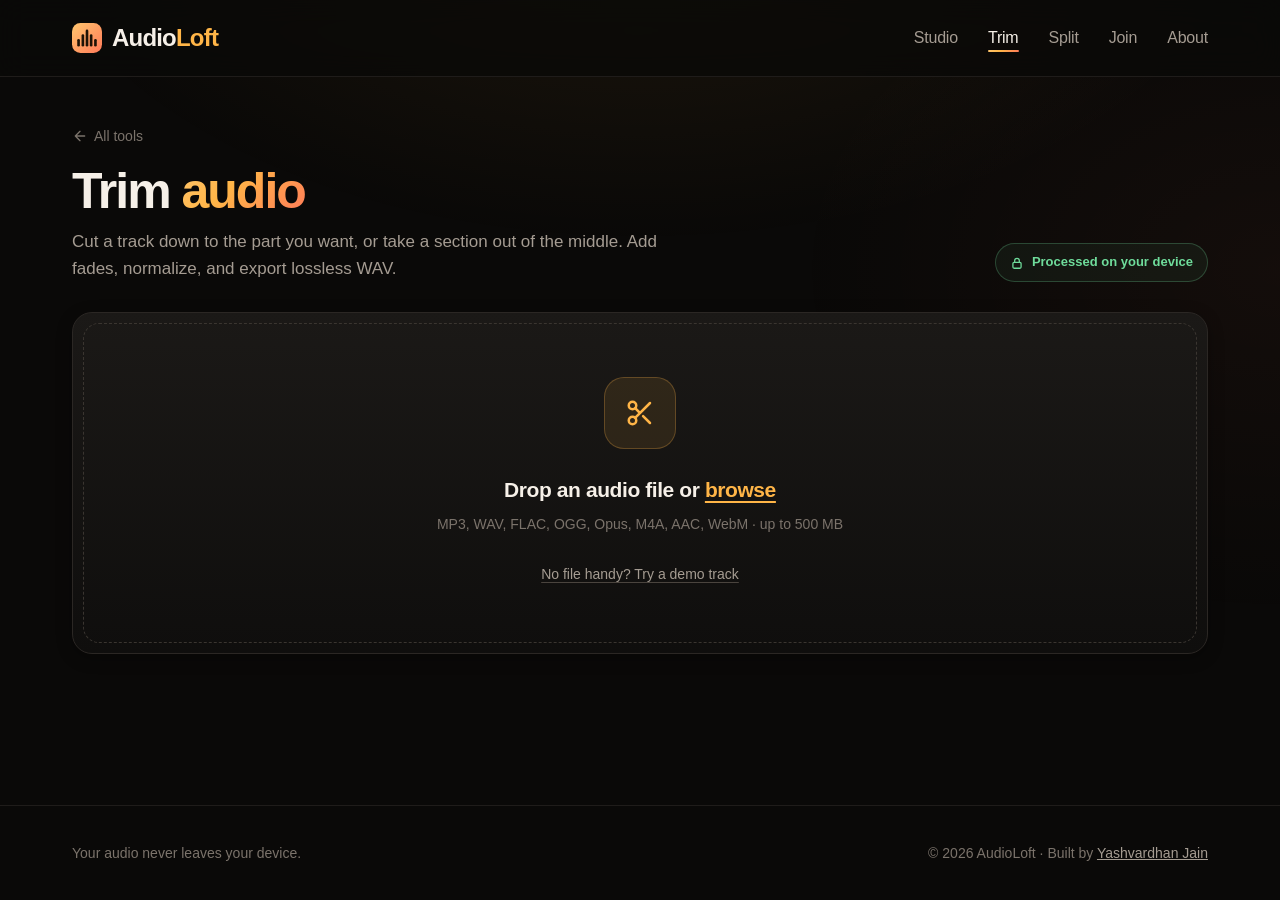
<file: trim.html>
<!DOCTYPE html>
<html lang="en">
<head>
    <meta charset="UTF-8">
    <meta name="viewport" content="width=device-width, initial-scale=1.0">
    <meta http-equiv="Content-Security-Policy" content="default-src 'self'; script-src 'self' https://gc.zgo.at; style-src 'self'; img-src 'self' data: blob: https://yvj.goatcounter.com; media-src 'self' blob:; connect-src 'self' https://yvj.goatcounter.com; font-src 'self'; worker-src 'self'; manifest-src 'self'; object-src 'none'; base-uri 'self'; form-action 'none'">
    <title>Trim Audio — AudioLoft</title>
    <meta name="description" content="Trim an audio file or cut a section out of it, with fades and lossless WAV export. Runs entirely in your browser.">
    <meta name="theme-color" content="#0a0908">
    <link rel="manifest" href="manifest.webmanifest">
    <link rel="icon" href="icons/icon.svg" type="image/svg+xml">
    <link rel="apple-touch-icon" href="icons/apple-touch-icon.png">
    <link rel="stylesheet" href="css/style.css">
</head>
<body>
    <a class="skip-link" href="#mainContent">Skip to main content</a>
    <div class="ambient" aria-hidden="true"></div>

    <svg class="sprite" aria-hidden="true" focusable="false">
        <symbol id="mark" viewBox="0 0 32 32">
            <linearGradient id="markGradient" x1="0" y1="0" x2="1" y2="1">
                <stop offset="0" stop-color="#ffc66e"/>
                <stop offset="1" stop-color="#ff7a59"/>
            </linearGradient>
            <rect width="32" height="32" rx="9" fill="url(#markGradient)"/>
            <g fill="#1d1206">
                <rect x="5.6" y="17" width="2.8" height="8" rx="1.4"/>
                <rect x="10.2" y="12" width="2.8" height="13" rx="1.4"/>
                <rect x="14.6" y="7" width="2.8" height="18" rx="1.4"/>
                <rect x="19" y="12" width="2.8" height="13" rx="1.4"/>
                <rect x="23.6" y="17" width="2.8" height="8" rx="1.4"/>
            </g>
        </symbol>
    </svg>

    <header>
        <nav class="container" aria-label="Main">
            <a href="./" class="logo-link" aria-label="AudioLoft home">
                <svg class="logo-mark" aria-hidden="true"><use href="#mark"/></svg>
                <span class="logo-text">Audio<span class="accent">Loft</span></span>
            </a>
            <ul class="nav-links">
                <li><a href="studio.html">Studio</a></li>
                <li><a href="trim.html" aria-current="page">Trim</a></li>
                <li><a href="split.html">Split</a></li>
                <li><a href="join.html">Join</a></li>
                <li class="nav-extra"><a href="./#about">About</a></li>
            </ul>
        </nav>
    </header>

    <main id="mainContent" class="tool-page" tabindex="-1">
        <div class="container">
            <a class="back-link" href="./">
                <svg aria-hidden="true" width="16" height="16" viewBox="0 0 24 24" fill="none" stroke="currentColor" stroke-width="2" stroke-linecap="round" stroke-linejoin="round"><path d="M19 12H5m7 7l-7-7 7-7"/></svg>
                All tools
            </a>

            <div class="tool-intro">
                <div>
                    <h1>Trim <span class="highlight">audio</span></h1>
                    <p>Cut a track down to the part you want, or take a section out of the middle. Add fades, normalize, and export lossless WAV.</p>
                </div>
                <span class="privacy-pill">
                    <svg aria-hidden="true" width="14" height="14" viewBox="0 0 24 24" fill="none" stroke="currentColor" stroke-width="2.2" stroke-linecap="round" stroke-linejoin="round"><rect x="5" y="11" width="14" height="10" rx="2"/><path d="M8 11V8a4 4 0 118 0v3"/></svg>
                    Processed on your device
                </span>
            </div>

            <section class="panel" id="dropStage" aria-label="Choose a file">
                <div class="dropzone" id="dropzone" tabindex="0" role="button" aria-describedby="dropHint">
                    <input type="file" id="fileInput" tabindex="-1">
                    <div class="drop-icon" aria-hidden="true">
                        <svg width="30" height="30" viewBox="0 0 24 24" fill="none" stroke="currentColor" stroke-width="2" stroke-linecap="round" stroke-linejoin="round"><circle cx="6" cy="6" r="3"/><circle cx="6" cy="18" r="3"/><path d="M20 4L8.12 15.88M14.47 14.48L20 20M8.12 8.12L12 12"/></svg>
                    </div>
                    <p class="drop-title">Drop an audio file or <span class="accent">browse</span></p>
                    <p class="drop-hint" id="dropHint">MP3, WAV, FLAC, OGG, Opus, M4A, AAC, WebM · up to 500 MB</p>
                    <div class="drop-demo">
                        <button type="button" class="link-button" id="demoButton">No file handy? Try a demo track</button>
                    </div>
                </div>
            </section>

            <section class="panel" id="loadingStage" hidden aria-live="polite">
                <div class="loading">
                    <div class="spinner" aria-hidden="true"></div>
                    <p id="loadingText">Decoding audio…</p>
                </div>
            </section>

            <section class="panel editor" id="editStage" hidden aria-labelledby="fileTitle">
                <div class="file-bar">
                    <div class="file-name">
                        <div class="file-badge" aria-hidden="true">
                            <svg width="20" height="20" viewBox="0 0 24 24" fill="none" stroke="currentColor" stroke-width="2" stroke-linecap="round" stroke-linejoin="round"><path d="M9 18V5l12-2v13"/><circle cx="6" cy="18" r="3"/><circle cx="18" cy="16" r="3"/></svg>
                        </div>
                        <div>
                            <h2 id="fileTitle" tabindex="-1">Untitled</h2>
                            <div class="file-meta" id="fileMeta"></div>
                        </div>
                    </div>
                    <button type="button" class="btn btn-sm" id="replaceButton">Open another file</button>
                </div>

                <div id="waveform" aria-label="Waveform. Drag to select a range; click to move the playhead; arrow keys nudge the playhead."></div>
                <p class="wave-hint">Drag across the waveform to select, then drag the amber edges to fine-tune. Click to move the playhead. <kbd>Ctrl</kbd> + scroll to zoom.</p>

                <div class="transport">
                    <div class="transport-group">
                        <button type="button" class="btn btn-primary btn-play" id="playButton" aria-label="Play"></button>
                        <button type="button" class="btn btn-sm" id="playSelection">Play selection</button>
                        <button type="button" class="btn btn-sm btn-icon" id="loopButton" aria-pressed="false" aria-label="Loop selection" title="Loop selection (L)">
                            <svg aria-hidden="true" width="16" height="16" viewBox="0 0 24 24" fill="none" stroke="currentColor" stroke-width="2" stroke-linecap="round" stroke-linejoin="round"><path d="M17 2l4 4-4 4"/><path d="M3 11v-1a4 4 0 014-4h14M7 22l-4-4 4-4"/><path d="M21 13v1a4 4 0 01-4 4H3"/></svg>
                        </button>
                        <span class="time-display"><strong id="timeNow">0:00.000</strong> / <span id="timeTotal">0:00.000</span></span>
                    </div>
                    <div class="transport-group">
                        <button type="button" class="btn btn-sm btn-icon" id="zoomOut" aria-label="Zoom out" title="Zoom out (−)">
                            <svg aria-hidden="true" width="16" height="16" viewBox="0 0 24 24" fill="none" stroke="currentColor" stroke-width="2" stroke-linecap="round"><circle cx="11" cy="11" r="7"/><path d="M8 11h6M20 20l-3.5-3.5"/></svg>
                        </button>
                        <button type="button" class="btn btn-sm btn-icon" id="zoomIn" aria-label="Zoom in" title="Zoom in (+)">
                            <svg aria-hidden="true" width="16" height="16" viewBox="0 0 24 24" fill="none" stroke="currentColor" stroke-width="2" stroke-linecap="round"><circle cx="11" cy="11" r="7"/><path d="M8 11h6M11 8v6M20 20l-3.5-3.5"/></svg>
                        </button>
                        <button type="button" class="btn btn-sm" id="zoomSelection">Zoom to selection</button>
                        <button type="button" class="btn btn-sm" id="zoomFit">Fit</button>
                    </div>
                </div>

                <div class="controls">
                    <div class="control-card">
                        <h3>Selection</h3>
                        <div class="field-row">
                            <div class="field">
                                <label for="selStart">Start</label>
                                <div class="input-with-btn">
                                    <input class="input mono" id="selStart" inputmode="decimal" autocomplete="off" spellcheck="false">
                                    <button type="button" class="btn btn-sm btn-icon" id="setStart" aria-label="Set start to playhead" title="Set start to playhead (I)">
                                        <svg aria-hidden="true" width="14" height="14" viewBox="0 0 24 24" fill="none" stroke="currentColor" stroke-width="2.4" stroke-linecap="round" stroke-linejoin="round"><path d="M5 4v16M19 12H9m4-4l-4 4 4 4"/></svg>
                                    </button>
                                </div>
                            </div>
                            <div class="field">
                                <label for="selEnd">End</label>
                                <div class="input-with-btn">
                                    <input class="input mono" id="selEnd" inputmode="decimal" autocomplete="off" spellcheck="false">
                                    <button type="button" class="btn btn-sm btn-icon" id="setEnd" aria-label="Set end to playhead" title="Set end to playhead (O)">
                                        <svg aria-hidden="true" width="14" height="14" viewBox="0 0 24 24" fill="none" stroke="currentColor" stroke-width="2.4" stroke-linecap="round" stroke-linejoin="round"><path d="M19 4v16M5 12h10m-4-4l4 4-4 4"/></svg>
                                    </button>
                                </div>
                            </div>
                        </div>
                        <div class="stat"><span>Selected</span><strong id="selLength">0:00.000</strong></div>
                        <button type="button" class="link-button" id="selectAll">Select all</button>
                    </div>

                    <div class="control-card">
                        <h3>Edit</h3>
                        <div class="field">
                            <span class="label" id="modeLabel">What to do with the selection</span>
                            <div class="segmented" role="radiogroup" aria-labelledby="modeLabel">
                                <label><input type="radio" name="mode" value="keep" checked><span>Keep it</span></label>
                                <label><input type="radio" name="mode" value="remove"><span>Remove it</span></label>
                            </div>
                        </div>
                        <div class="field-row">
                            <div class="field">
                                <label for="fadeIn">Fade in (s)</label>
                                <input class="input" id="fadeIn" type="number" min="0" step="0.1" value="0">
                            </div>
                            <div class="field">
                                <label for="fadeOut">Fade out (s)</label>
                                <input class="input" id="fadeOut" type="number" min="0" step="0.1" value="0">
                            </div>
                        </div>
                        <label class="check"><input type="checkbox" id="normalize"> Normalize peak to −1 dB</label>
                    </div>

                    <div class="control-card">
                        <h3>Export</h3>
                        <div class="field">
                            <label for="fileName">File name</label>
                            <input class="input" id="fileName" autocomplete="off" spellcheck="false">
                        </div>
                        <div class="field">
                            <label for="format">Format</label>
                            <select class="input" id="format"></select>
                        </div>
                        <div class="stat"><span>Output length</span><strong id="outLength">0:00.000</strong></div>
                        <div class="stat"><span>Estimated size</span><strong id="outSize">0 B</strong></div>
                        <div class="export-actions">
                            <button type="button" class="btn btn-sm" id="previewButton">Preview result</button>
                            <button type="button" class="btn btn-primary" id="exportButton">
                                <svg aria-hidden="true" width="16" height="16" viewBox="0 0 24 24" fill="none" stroke="currentColor" stroke-width="2" stroke-linecap="round" stroke-linejoin="round"><path d="M12 4v11m0 0l-4.5-4.5M12 15l4.5-4.5M5 19h14"/></svg>
                                Export
                            </button>
                        </div>
                    </div>
                </div>

                <div class="shortcuts" aria-label="Keyboard shortcuts">
                    <span><kbd>Space</kbd> Play / pause</span>
                    <span><kbd>I</kbd> <kbd>O</kbd> Start / end at playhead</span>
                    <span><kbd>P</kbd> Play selection</span>
                    <span><kbd>L</kbd> Loop</span>
                    <span><kbd>←</kbd> <kbd>→</kbd> Nudge playhead</span>
                </div>
            </section>
        </div>
    </main>

    <footer>
        <div class="container">
            <div class="footer-content">
                <p class="footer-tagline">Your audio never leaves your device.</p>
                <p class="footer-info">&copy; 2026 AudioLoft · Built by <a href="https://iamyvj.github.io/" target="_blank" rel="noopener noreferrer">Yashvardhan Jain</a></p>
            </div>
            <p class="visitor-counter" hidden>
                <span id="visitor-count" class="visitor-count">—</span> visitors
            </p>
        </div>
    </footer>

    <script src="js/audio-core.js"></script>
    <script src="js/encoders.js"></script>
    <script src="js/player.js"></script>
    <script src="js/waveform.js"></script>
    <script src="js/ui.js"></script>
    <script src="js/trim.js"></script>
    <script src="js/sw-register.js"></script>
    <script src="js/visitor-count.js" defer></script>
    <!-- GoatCounter pageview beacon. One site shared across all projects on purpose:
         counts are per-path, so each project is separated by its own pathname. -->
    <script
        data-goatcounter="https://yvj.goatcounter.com/count"
        async
        src="https://gc.zgo.at/count.js"></script>
</body>
</html>
</file>
<file: css/style.css>
/* ==========================================================================
   AudioLoft — shared styles
   Landing page, tool pages and the waveform editor all draw from the tokens
   below. Dark only, like the rest of the toolkit family.
   ========================================================================== */

*,
*::before,
*::after {
    margin: 0;
    padding: 0;
    box-sizing: border-box;
}

:root {
    color-scheme: dark;

    --bg-primary: #0a0908;
    --bg-secondary: #0f0e0d;
    --bg-tertiary: #161413;
    --bg-card: #1b1917;
    --bg-input: #121110;

    --accent-primary: #ffb547;
    --accent-secondary: #ff7a59;
    --accent-glow: rgba(255, 181, 71, 0.14);
    --accent-gradient: linear-gradient(135deg, #ffc66e 0%, #ffb547 40%, #ff7a59 100%);

    --text-primary: #f6f0e8;
    --text-secondary: #a59c92;
    --text-muted: #7b736b;

    --border-color: #2b2724;
    --border-subtle: #1f1c1a;

    --success: #6fdc9b;
    --danger: #ff6b6b;

    --radius-sm: 8px;
    --radius-md: 12px;
    --radius-lg: 20px;

    --shadow-md: 0 4px 16px rgba(0, 0, 0, 0.3);
    --shadow-lg: 0 18px 50px rgba(0, 0, 0, 0.45);

    --font-sans: 'Inter', ui-sans-serif, -apple-system, BlinkMacSystemFont, 'Segoe UI', Roboto, 'Helvetica Neue', sans-serif;
    --font-mono: ui-monospace, 'SF Mono', 'Cascadia Code', 'JetBrains Mono', Consolas, monospace;
}

html {
    scroll-behavior: smooth;
}

body {
    font-family: var(--font-sans);
    background-color: var(--bg-primary);
    color: var(--text-primary);
    line-height: 1.6;
    overflow-x: hidden;
    -webkit-font-smoothing: antialiased;
    -moz-osx-font-smoothing: grayscale;
    min-height: 100vh;
    display: flex;
    flex-direction: column;
}

main {
    flex: 1;
    outline: none;
}

a {
    color: inherit;
}

button,
input,
select {
    font: inherit;
    color: inherit;
}

[hidden] {
    display: none !important;
}

:focus-visible {
    outline: 2px solid var(--accent-primary);
    outline-offset: 3px;
    border-radius: 4px;
}

.sr-only {
    position: absolute;
    width: 1px;
    height: 1px;
    padding: 0;
    margin: -1px;
    overflow: hidden;
    clip: rect(0, 0, 0, 0);
    white-space: nowrap;
    border: 0;
}

.skip-link {
    position: absolute;
    left: 16px;
    top: -60px;
    z-index: 1000;
    padding: 10px 16px;
    border-radius: var(--radius-sm);
    background: var(--accent-primary);
    color: #1a1208;
    font-weight: 600;
    text-decoration: none;
    transition: top 0.2s ease;
}

.skip-link:focus {
    top: 16px;
}

.container {
    max-width: 1200px;
    margin: 0 auto;
    padding: 0 32px;
}

/* Soft warm glow behind every page, fixed so it never scrolls away. */
.ambient {
    position: fixed;
    inset: 0;
    z-index: -1;
    pointer-events: none;
    background:
        radial-gradient(900px 520px at 50% -120px, rgba(255, 181, 71, 0.09), transparent 70%),
        radial-gradient(700px 500px at 100% 30%, rgba(255, 122, 89, 0.045), transparent 70%);
}

/* ---------- Header ---------- */

header {
    background-color: rgba(10, 9, 8, 0.78);
    backdrop-filter: blur(14px) saturate(170%);
    -webkit-backdrop-filter: blur(14px) saturate(170%);
    border-bottom: 1px solid var(--border-subtle);
    position: sticky;
    top: 0;
    z-index: 100;
}

nav {
    display: flex;
    justify-content: space-between;
    align-items: center;
    gap: 24px;
    min-height: 76px;
}

.logo-link {
    display: inline-flex;
    align-items: center;
    gap: 10px;
    text-decoration: none;
    transition: opacity 0.25s ease;
}

.logo-link:hover {
    opacity: 0.85;
}

.logo-mark {
    width: 30px;
    height: 30px;
    flex: none;
}

.logo-text {
    font-size: 24px;
    font-weight: 800;
    letter-spacing: -0.8px;
    color: var(--text-primary);
}

.accent {
    color: var(--accent-primary);
}

.nav-links {
    display: flex;
    list-style: none;
    gap: 30px;
    align-items: center;
}

.nav-links a {
    color: var(--text-secondary);
    text-decoration: none;
    font-weight: 500;
    font-size: 16px;
    letter-spacing: -0.2px;
    position: relative;
    padding: 6px 0;
    white-space: nowrap;
    transition: color 0.25s ease;
}

.nav-links a::after {
    content: '';
    position: absolute;
    left: 0;
    right: 0;
    bottom: 0;
    height: 2px;
    border-radius: 2px;
    background: var(--accent-gradient);
    transform: scaleX(0);
    transform-origin: left;
    transition: transform 0.3s ease;
}

.nav-links a:hover,
.nav-links a[aria-current="page"] {
    color: var(--text-primary);
}

.nav-links a:hover::after,
.nav-links a[aria-current="page"]::after {
    transform: scaleX(1);
}

/* ---------- Buttons ---------- */

.btn {
    display: inline-flex;
    align-items: center;
    justify-content: center;
    gap: 8px;
    min-height: 42px;
    padding: 10px 18px;
    border-radius: 999px;
    border: 1px solid var(--border-color);
    background: var(--bg-tertiary);
    color: var(--text-primary);
    font-size: 14px;
    font-weight: 600;
    letter-spacing: -0.1px;
    text-decoration: none;
    cursor: pointer;
    white-space: nowrap;
    transition: background 0.2s ease, border-color 0.2s ease, transform 0.15s ease, box-shadow 0.2s ease, opacity 0.2s ease;
}

.btn:hover {
    border-color: #3d3833;
    background: #1f1c1a;
}

.btn:active {
    transform: translateY(1px);
}

.btn:disabled {
    opacity: 0.45;
    cursor: not-allowed;
    transform: none;
}

.btn svg {
    flex: none;
}

.btn-primary {
    background: var(--accent-gradient);
    border-color: transparent;
    color: #1d1206;
    box-shadow: 0 6px 24px rgba(255, 150, 70, 0.22);
}

.btn-primary:hover {
    background: var(--accent-gradient);
    border-color: transparent;
    box-shadow: 0 8px 30px rgba(255, 150, 70, 0.34);
}

.btn-ghost {
    background: transparent;
}

.btn-sm {
    min-height: 34px;
    padding: 6px 14px;
    font-size: 13px;
}

.btn-icon {
    width: 40px;
    min-height: 40px;
    padding: 0;
}

.btn-icon.btn-sm {
    width: 34px;
    min-height: 34px;
}

.btn-play {
    width: 52px;
    height: 52px;
    min-height: 52px;
    padding: 0;
}

.btn[aria-pressed="true"] {
    border-color: rgba(255, 181, 71, 0.55);
    color: var(--accent-primary);
    background: rgba(255, 181, 71, 0.08);
}

.btn-danger:hover {
    border-color: rgba(255, 107, 107, 0.5);
    color: var(--danger);
}

/* ---------- Landing: hero ---------- */

.hero {
    position: relative;
    padding: 110px 0 90px;
    text-align: center;
    overflow: hidden;
}

.hero-content {
    position: relative;
    max-width: 860px;
    margin: 0 auto;
}

.hero-badge {
    display: inline-flex;
    align-items: center;
    gap: 8px;
    padding: 7px 16px;
    background-color: var(--bg-tertiary);
    border: 1px solid var(--border-color);
    border-radius: 999px;
    font-size: 13px;
    font-weight: 500;
    color: var(--text-secondary);
    margin-bottom: 30px;
}

.badge-dot {
    width: 7px;
    height: 7px;
    border-radius: 50%;
    background: var(--accent-primary);
    box-shadow: 0 0 0 0 rgba(255, 181, 71, 0.6);
    animation: pulse 2.4s ease-out infinite;
}

@keyframes pulse {
    0% { box-shadow: 0 0 0 0 rgba(255, 181, 71, 0.55); }
    70% { box-shadow: 0 0 0 9px rgba(255, 181, 71, 0); }
    100% { box-shadow: 0 0 0 0 rgba(255, 181, 71, 0); }
}

.hero-title {
    font-size: clamp(44px, 7vw, 80px);
    font-weight: 800;
    line-height: 1.04;
    letter-spacing: -0.045em;
    margin-bottom: 26px;
}

.highlight {
    background: var(--accent-gradient);
    -webkit-background-clip: text;
    background-clip: text;
    color: transparent;
}

.hero-subtitle {
    font-size: clamp(17px, 2vw, 20px);
    color: var(--text-secondary);
    max-width: 640px;
    margin: 0 auto 38px;
    line-height: 1.65;
}

.hero-subtitle strong {
    color: var(--text-primary);
    font-weight: 600;
}

.hero-actions {
    display: flex;
    gap: 12px;
    justify-content: center;
    flex-wrap: wrap;
    margin-bottom: 64px;
}

.hero-actions .btn {
    min-height: 50px;
    padding: 12px 26px;
    font-size: 15px;
}

/* Decorative animated waveform under the hero copy. */
.hero-wave {
    display: flex;
    align-items: center;
    justify-content: center;
    gap: 5px;
    height: 120px;
    max-width: 760px;
    margin: 0 auto;
    -webkit-mask-image: linear-gradient(90deg, transparent, #000 18%, #000 82%, transparent);
    mask-image: linear-gradient(90deg, transparent, #000 18%, #000 82%, transparent);
}

.hero-wave span {
    flex: 1;
    max-width: 6px;
    min-width: 3px;
    height: var(--h, 40%);
    border-radius: 3px;
    background: var(--accent-gradient);
    opacity: 0.85;
    transform-origin: center;
    animation: bar 1.8s ease-in-out infinite;
    animation-delay: var(--d, 0s);
}

@keyframes bar {
    0%, 100% { transform: scaleY(0.55); }
    50% { transform: scaleY(1); }
}

.feature-row {
    list-style: none;
    display: flex;
    flex-wrap: wrap;
    gap: 12px;
    justify-content: center;
    margin-top: 56px;
}

.feature-item {
    display: inline-flex;
    align-items: center;
    gap: 10px;
    padding: 10px 18px;
    border: 1px solid var(--border-subtle);
    border-radius: 999px;
    background: rgba(22, 20, 19, 0.6);
    color: var(--text-secondary);
    font-size: 14px;
    font-weight: 500;
}

.feature-item svg {
    color: var(--accent-primary);
}

/* ---------- Landing: sections ---------- */

.section {
    padding: 90px 0;
}

.section-header {
    text-align: center;
    margin-bottom: 52px;
}

.eyebrow {
    display: inline-block;
    font-size: 12px;
    font-weight: 700;
    letter-spacing: 0.16em;
    text-transform: uppercase;
    color: var(--accent-primary);
    margin-bottom: 14px;
}

.section-title {
    font-size: clamp(32px, 4.4vw, 48px);
    font-weight: 800;
    letter-spacing: -0.035em;
    line-height: 1.1;
    margin-bottom: 14px;
}

.section-description {
    font-size: 18px;
    color: var(--text-secondary);
    max-width: 620px;
    margin: 0 auto;
}

.tools-grid {
    display: grid;
    grid-template-columns: repeat(3, 1fr);
    gap: 22px;
}

.tool-card {
    position: relative;
    display: flex;
    flex-direction: column;
    padding: 32px 30px 30px;
    border: 1px solid var(--border-color);
    border-radius: var(--radius-lg);
    background: linear-gradient(180deg, var(--bg-card), var(--bg-secondary));
    text-decoration: none;
    overflow: hidden;
    transition: transform 0.3s ease, border-color 0.3s ease, box-shadow 0.3s ease;
}

.tool-card::before {
    content: '';
    position: absolute;
    inset: 0 0 auto 0;
    height: 1px;
    background: var(--accent-gradient);
    opacity: 0;
    transition: opacity 0.3s ease;
}

.tool-card:hover {
    transform: translateY(-4px);
    border-color: #3a342f;
    box-shadow: var(--shadow-lg), 0 0 60px rgba(255, 181, 71, 0.06);
}

.tool-card:hover::before {
    opacity: 1;
}

.tool-icon {
    display: grid;
    place-items: center;
    width: 54px;
    height: 54px;
    border-radius: 14px;
    margin-bottom: 26px;
    background: rgba(255, 181, 71, 0.1);
    border: 1px solid rgba(255, 181, 71, 0.22);
    color: var(--accent-primary);
}

.tool-card h3 {
    font-size: 23px;
    font-weight: 700;
    letter-spacing: -0.02em;
    margin-bottom: 10px;
}

.tool-card p {
    color: var(--text-secondary);
    font-size: 15.5px;
    margin-bottom: 22px;
}

.tool-card ul {
    list-style: none;
    display: grid;
    gap: 8px;
    margin-bottom: 30px;
    color: var(--text-secondary);
    font-size: 14px;
}

.tool-card li {
    display: flex;
    gap: 10px;
    align-items: baseline;
}

.tool-card li::before {
    content: '';
    width: 5px;
    height: 5px;
    flex: none;
    border-radius: 50%;
    background: var(--accent-primary);
    transform: translateY(-2px);
}

.tool-link {
    margin-top: auto;
    display: inline-flex;
    align-items: center;
    gap: 8px;
    font-weight: 600;
    font-size: 15px;
    color: var(--accent-primary);
}

.tool-link svg {
    transition: transform 0.25s ease;
}

.tool-card:hover .tool-link svg {
    transform: translateX(4px);
}

.about-grid {
    display: grid;
    grid-template-columns: repeat(4, 1fr);
    gap: 18px;
}

.about-card {
    padding: 28px 24px;
    border: 1px solid var(--border-subtle);
    border-radius: var(--radius-md);
    background: var(--bg-secondary);
}

.about-number {
    font-family: var(--font-mono);
    font-size: 13px;
    font-weight: 600;
    color: var(--accent-primary);
    margin-bottom: 18px;
}

.about-card h3 {
    font-size: 18px;
    font-weight: 700;
    letter-spacing: -0.01em;
    margin-bottom: 8px;
}

.about-card p {
    font-size: 14.5px;
    color: var(--text-secondary);
}

.how-panel {
    margin-top: 40px;
    padding: 36px 40px;
    border: 1px solid var(--border-color);
    border-radius: var(--radius-lg);
    background: linear-gradient(135deg, rgba(255, 181, 71, 0.06), rgba(255, 122, 89, 0.02) 60%, transparent);
    display: grid;
    grid-template-columns: 1fr 1.3fr;
    gap: 40px;
    align-items: center;
}

.how-panel h3 {
    font-size: 26px;
    font-weight: 800;
    letter-spacing: -0.025em;
    margin-bottom: 10px;
}

.how-panel p {
    color: var(--text-secondary);
}

.steps {
    list-style: none;
    display: grid;
    gap: 14px;
    counter-reset: step;
}

.steps li {
    counter-increment: step;
    display: flex;
    gap: 16px;
    align-items: flex-start;
    color: var(--text-secondary);
}

.steps li::before {
    content: counter(step);
    display: grid;
    place-items: center;
    width: 30px;
    height: 30px;
    flex: none;
    border-radius: 50%;
    border: 1px solid rgba(255, 181, 71, 0.35);
    color: var(--accent-primary);
    font-weight: 700;
    font-size: 13px;
}

.steps strong {
    color: var(--text-primary);
    font-weight: 600;
}

.formats {
    margin-top: 28px;
    display: flex;
    flex-wrap: wrap;
    gap: 8px;
}

.chip {
    display: inline-flex;
    align-items: center;
    gap: 6px;
    padding: 4px 11px;
    border-radius: 999px;
    border: 1px solid var(--border-color);
    background: var(--bg-tertiary);
    color: var(--text-secondary);
    font-size: 12.5px;
    font-weight: 500;
    font-variant-numeric: tabular-nums;
}

.developer-note {
    margin-top: 40px;
    text-align: center;
    color: var(--text-muted);
    font-size: 15px;
}

.developer-note a {
    color: var(--accent-primary);
    text-decoration: none;
    font-weight: 600;
}

.developer-note a:hover {
    text-decoration: underline;
}

/* ---------- Footer ---------- */

footer {
    border-top: 1px solid var(--border-subtle);
    padding: 36px 0;
    margin-top: 40px;
}

.footer-content {
    display: flex;
    justify-content: space-between;
    align-items: center;
    gap: 20px;
    flex-wrap: wrap;
}

.footer-tagline,
.footer-info {
    color: var(--text-muted);
    font-size: 14px;
}

.footer-info {
    text-align: right;
}

.footer-info a {
    color: var(--text-secondary);
}

/* No `display` on .visitor-counter: it would override the `hidden` attribute
   and show a bare "— visitors" to anyone whose adblocker blocks GoatCounter. */
.visitor-counter {
    margin: 0;
    padding-top: 16px;
    font-family: var(--font-mono);
    font-size: 11px;
    letter-spacing: 0.04em;
    color: var(--text-muted);
    text-align: center;
}

.visitor-count {
    font-variant-numeric: tabular-nums;
    color: var(--text-secondary);
}

/* ==========================================================================
   Tool pages
   ========================================================================== */

.tool-page {
    padding: 48px 0 40px;
}

.back-link {
    display: inline-flex;
    align-items: center;
    gap: 6px;
    color: var(--text-muted);
    font-size: 14px;
    font-weight: 500;
    text-decoration: none;
    margin-bottom: 18px;
    transition: color 0.2s ease;
}

.back-link:hover {
    color: var(--text-primary);
}

.tool-intro {
    display: flex;
    justify-content: space-between;
    align-items: flex-end;
    gap: 24px;
    flex-wrap: wrap;
    margin-bottom: 30px;
}

.tool-intro h1 {
    font-size: clamp(34px, 4.6vw, 50px);
    font-weight: 800;
    letter-spacing: -0.04em;
    line-height: 1.05;
    margin-bottom: 10px;
}

.tool-intro p {
    color: var(--text-secondary);
    font-size: 17px;
    max-width: 600px;
}

.privacy-pill {
    display: inline-flex;
    align-items: center;
    gap: 8px;
    padding: 8px 14px;
    border-radius: 999px;
    border: 1px solid rgba(111, 220, 155, 0.25);
    background: rgba(111, 220, 155, 0.06);
    color: var(--success);
    font-size: 13px;
    font-weight: 600;
}

.panel {
    border: 1px solid var(--border-color);
    border-radius: var(--radius-lg);
    background: linear-gradient(180deg, var(--bg-card), var(--bg-secondary));
    box-shadow: var(--shadow-md);
}

.panel + .panel {
    margin-top: 20px;
}

/* Drop zone */

.dropzone {
    position: relative;
    display: flex;
    flex-direction: column;
    align-items: center;
    justify-content: center;
    gap: 6px;
    min-height: 320px;
    padding: 48px 24px;
    margin: 10px;
    border: 1.5px dashed #3a3530;
    border-radius: 16px;
    text-align: center;
    cursor: pointer;
    transition: border-color 0.2s ease, background 0.2s ease;
}

.dropzone:hover,
.dropzone.is-dragover {
    border-color: var(--accent-primary);
    background: rgba(255, 181, 71, 0.04);
}

.dropzone:focus-within {
    border-color: var(--accent-primary);
}

.dropzone input[type="file"] {
    position: absolute;
    width: 1px;
    height: 1px;
    opacity: 0;
    pointer-events: none;
}

.drop-icon {
    display: grid;
    place-items: center;
    width: 72px;
    height: 72px;
    border-radius: 20px;
    margin-bottom: 18px;
    background: rgba(255, 181, 71, 0.1);
    border: 1px solid rgba(255, 181, 71, 0.25);
    color: var(--accent-primary);
    transition: transform 0.3s ease;
}

.dropzone:hover .drop-icon,
.dropzone.is-dragover .drop-icon {
    transform: translateY(-4px);
}

.drop-title {
    font-size: 21px;
    font-weight: 700;
    letter-spacing: -0.02em;
}

.drop-title .accent {
    text-decoration: underline;
    text-decoration-thickness: 1.5px;
    text-underline-offset: 4px;
}

.drop-hint {
    color: var(--text-muted);
    font-size: 14px;
}

.drop-demo {
    margin-top: 18px;
}

.link-button {
    background: none;
    border: none;
    color: var(--text-secondary);
    font-size: 14px;
    font-weight: 500;
    cursor: pointer;
    text-decoration: underline;
    text-underline-offset: 3px;
    text-decoration-color: #4a443e;
    padding: 4px 6px;
}

.link-button:hover {
    color: var(--accent-primary);
    text-decoration-color: currentColor;
}

/* Loading */

.loading {
    display: flex;
    flex-direction: column;
    align-items: center;
    justify-content: center;
    gap: 16px;
    min-height: 320px;
    color: var(--text-secondary);
}

.spinner {
    width: 36px;
    height: 36px;
    border-radius: 50%;
    border: 3px solid var(--border-color);
    border-top-color: var(--accent-primary);
    animation: spin 0.8s linear infinite;
}

@keyframes spin {
    to { transform: rotate(360deg); }
}

/* Editor */

.editor {
    padding: 22px;
}

.file-bar {
    display: flex;
    align-items: center;
    justify-content: space-between;
    gap: 16px;
    flex-wrap: wrap;
    margin-bottom: 18px;
}

.file-name {
    display: flex;
    align-items: center;
    gap: 12px;
    min-width: 0;
}

.file-name h2 {
    font-size: 18px;
    font-weight: 700;
    letter-spacing: -0.015em;
    overflow: hidden;
    text-overflow: ellipsis;
    white-space: nowrap;
    max-width: 52vw;
}

.file-badge {
    display: grid;
    place-items: center;
    width: 40px;
    height: 40px;
    flex: none;
    border-radius: 12px;
    background: rgba(255, 181, 71, 0.1);
    color: var(--accent-primary);
}

.file-meta {
    display: flex;
    flex-wrap: wrap;
    gap: 6px;
    margin-top: 4px;
}

.file-meta .chip {
    padding: 2px 9px;
    font-size: 12px;
}

/* Waveform */

.waveform {
    position: relative;
    border: 1px solid var(--border-subtle);
    border-radius: var(--radius-md);
    background: #0d0c0b;
    overflow: hidden;
    touch-action: pan-y;
    user-select: none;
    -webkit-user-select: none;
}

.waveform canvas {
    display: block;
    width: 100%;
    cursor: crosshair;
}

.waveform.is-grabbing canvas {
    cursor: grabbing;
}

.waveform.is-resize canvas {
    cursor: ew-resize;
}

.waveform-scroll {
    display: block;
    width: 100%;
    margin: 0;
    height: 14px;
    -webkit-appearance: none;
    appearance: none;
    background: #121110;
    border-top: 1px solid var(--border-subtle);
}

.waveform-scroll::-webkit-slider-runnable-track {
    height: 14px;
    background: transparent;
}

.waveform-scroll::-webkit-slider-thumb {
    -webkit-appearance: none;
    appearance: none;
    width: var(--thumb, 60px);
    height: 10px;
    margin-top: 2px;
    border-radius: 5px;
    background: #4a433c;
}

.waveform-scroll::-moz-range-thumb {
    width: var(--thumb, 60px);
    height: 10px;
    border: none;
    border-radius: 5px;
    background: #4a433c;
}

.waveform-scroll::-moz-range-track {
    background: transparent;
}

.wave-hint {
    margin-top: 10px;
    color: var(--text-muted);
    font-size: 13px;
}

.wave-hint kbd,
.shortcuts kbd {
    font-family: var(--font-mono);
    font-size: 11.5px;
    padding: 1px 6px;
    border-radius: 5px;
    border: 1px solid var(--border-color);
    background: var(--bg-tertiary);
    color: var(--text-secondary);
}

/* Transport */

.transport {
    display: flex;
    align-items: center;
    justify-content: space-between;
    gap: 16px;
    flex-wrap: wrap;
    margin-top: 16px;
}

.transport-group {
    display: flex;
    align-items: center;
    gap: 8px;
    flex-wrap: wrap;
}

.time-display {
    font-family: var(--font-mono);
    font-variant-numeric: tabular-nums;
    font-size: 15px;
    color: var(--text-secondary);
    padding: 0 6px;
    white-space: nowrap;
}

.time-display strong {
    color: var(--text-primary);
    font-weight: 600;
}

/* Control cards under the waveform */

.controls {
    display: grid;
    grid-template-columns: repeat(3, 1fr);
    gap: 16px;
    margin-top: 22px;
}

.controls.two {
    grid-template-columns: 1.4fr 1fr;
}

.controls.four {
    grid-template-columns: 1fr 1fr;
}

.control-card {
    padding: 20px;
    border: 1px solid var(--border-subtle);
    border-radius: var(--radius-md);
    background: rgba(13, 12, 11, 0.7);
    min-width: 0;
}

.control-card h3 {
    font-size: 13px;
    font-weight: 700;
    letter-spacing: 0.1em;
    text-transform: uppercase;
    color: var(--text-muted);
    margin-bottom: 16px;
}

.field {
    display: grid;
    gap: 6px;
    align-content: start;
    margin-bottom: 14px;
}

.field:last-child {
    margin-bottom: 0;
}

.field-row {
    display: grid;
    grid-template-columns: 1fr 1fr;
    gap: 12px;
    margin-bottom: 14px;
}

.field-row .field {
    margin-bottom: 0;
}

.field label,
.field .label {
    font-size: 13px;
    font-weight: 500;
    color: var(--text-secondary);
}

.field small {
    font-size: 12px;
    color: var(--text-muted);
}

.input,
select.input {
    width: 100%;
    min-height: 40px;
    padding: 8px 12px;
    border-radius: var(--radius-sm);
    border: 1px solid var(--border-color);
    background: var(--bg-input);
    color: var(--text-primary);
    font-size: 14px;
    transition: border-color 0.2s ease, box-shadow 0.2s ease;
}

.input.mono {
    font-family: var(--font-mono);
    font-variant-numeric: tabular-nums;
}

.input:focus {
    outline: none;
    border-color: rgba(255, 181, 71, 0.6);
    box-shadow: 0 0 0 3px rgba(255, 181, 71, 0.12);
}

.input.is-invalid {
    border-color: rgba(255, 107, 107, 0.7);
}

select.input {
    appearance: none;
    -webkit-appearance: none;
    padding-right: 34px;
    background-image: url("data:image/svg+xml,%3Csvg xmlns='http://www.w3.org/2000/svg' width='12' height='12' viewBox='0 0 24 24' fill='none' stroke='%23a59c92' stroke-width='2.5' stroke-linecap='round' stroke-linejoin='round'%3E%3Cpath d='M6 9l6 6 6-6'/%3E%3C/svg%3E");
    background-repeat: no-repeat;
    background-position: right 12px center;
}

.input-with-btn {
    display: flex;
    align-items: center;
    gap: 6px;
}

.input-with-btn .btn-icon {
    width: 40px;
    min-height: 40px;
    flex: none;
}

.input-with-btn .input {
    flex: 1;
    min-width: 0;
}

.segmented {
    display: inline-flex;
    padding: 3px;
    border: 1px solid var(--border-color);
    border-radius: 999px;
    background: var(--bg-input);
    width: 100%;
}

.segmented label {
    flex: 1;
    position: relative;
    text-align: center;
    cursor: pointer;
}

.segmented input {
    position: absolute;
    opacity: 0;
    inset: 0;
    cursor: pointer;
}

.segmented span {
    display: block;
    padding: 7px 10px;
    border-radius: 999px;
    font-size: 13px;
    font-weight: 600;
    color: var(--text-secondary);
    transition: background 0.2s ease, color 0.2s ease;
}

.segmented input:checked + span {
    background: var(--bg-card);
    color: var(--text-primary);
    box-shadow: inset 0 0 0 1px #3a342f;
}

.segmented input:focus-visible + span {
    outline: 2px solid var(--accent-primary);
    outline-offset: 1px;
}

.check {
    display: flex;
    align-items: center;
    gap: 10px;
    font-size: 14px;
    color: var(--text-secondary);
    cursor: pointer;
    margin-bottom: 12px;
}

.check input {
    width: 18px;
    height: 18px;
    accent-color: var(--accent-primary);
    flex: none;
}

.stat {
    display: flex;
    justify-content: space-between;
    gap: 12px;
    padding: 8px 0;
    border-bottom: 1px solid var(--border-subtle);
    font-size: 14px;
    color: var(--text-secondary);
}

.stat:last-of-type {
    border-bottom: none;
}

.stat strong {
    font-family: var(--font-mono);
    font-variant-numeric: tabular-nums;
    font-weight: 600;
    color: var(--text-primary);
}

.export-actions {
    display: grid;
    gap: 10px;
    margin-top: 16px;
}

.export-actions .btn {
    width: 100%;
}

.tabs {
    display: flex;
    gap: 4px;
    padding: 3px;
    border: 1px solid var(--border-color);
    border-radius: 999px;
    background: var(--bg-input);
    margin-bottom: 16px;
    overflow-x: auto;
}

.tabs button {
    flex: 1;
    padding: 7px 12px;
    border: none;
    border-radius: 999px;
    background: transparent;
    color: var(--text-secondary);
    font-size: 13px;
    font-weight: 600;
    cursor: pointer;
    white-space: nowrap;
}

.tabs button[aria-selected="true"] {
    background: var(--bg-card);
    color: var(--text-primary);
    box-shadow: inset 0 0 0 1px #3a342f;
}

/* Lists (split segments, join tracks) */

.list-head {
    display: flex;
    justify-content: space-between;
    align-items: center;
    gap: 12px;
    flex-wrap: wrap;
    margin-bottom: 14px;
}

.list-head h3 {
    margin-bottom: 0;
}

.item-list {
    list-style: none;
    display: grid;
    gap: 8px;
}

.item {
    display: grid;
    grid-template-columns: auto 1fr auto;
    align-items: center;
    gap: 14px;
    padding: 10px 12px;
    border: 1px solid var(--border-subtle);
    border-radius: var(--radius-md);
    background: var(--bg-tertiary);
    transition: border-color 0.2s ease, background 0.2s ease, opacity 0.2s ease;
}

.item:hover {
    border-color: #35302b;
}

.item.is-active {
    border-color: rgba(255, 181, 71, 0.45);
}

.item.is-dragging {
    opacity: 0.4;
}

.item.drop-before {
    box-shadow: 0 -2px 0 0 var(--accent-primary);
}

.item.drop-after {
    box-shadow: 0 2px 0 0 var(--accent-primary);
}

.item-index {
    display: grid;
    place-items: center;
    width: 32px;
    height: 32px;
    border-radius: 10px;
    font-family: var(--font-mono);
    font-size: 13px;
    font-weight: 700;
    color: #1d1206;
    background: var(--swatch, var(--accent-primary));
}

.item-body {
    min-width: 0;
    display: grid;
    gap: 4px;
}

.item-title {
    font-weight: 600;
    font-size: 14.5px;
    overflow: hidden;
    text-overflow: ellipsis;
    white-space: nowrap;
}

.item-sub {
    font-family: var(--font-mono);
    font-variant-numeric: tabular-nums;
    font-size: 12.5px;
    color: var(--text-muted);
}

.item-name {
    min-height: 34px;
    padding: 5px 10px;
    font-size: 13.5px;
}

.item-actions {
    display: flex;
    gap: 6px;
    align-items: center;
}

.drag-handle {
    cursor: grab;
    color: var(--text-muted);
    display: grid;
    place-items: center;
    width: 22px;
}

.item canvas.mini-wave {
    display: block;
    width: 100%;
    height: 30px;
}

.empty-note {
    padding: 28px 16px;
    text-align: center;
    color: var(--text-muted);
    font-size: 14px;
    border: 1px dashed var(--border-color);
    border-radius: var(--radius-md);
}

/* Join: compact add-more dropzone */

.dropzone.compact {
    min-height: 0;
    padding: 18px;
    margin: 14px 0 0;
    flex-direction: row;
    gap: 12px;
}

.dropzone.compact .drop-icon {
    width: 40px;
    height: 40px;
    border-radius: 12px;
    margin: 0;
}

.dropzone.compact .drop-title {
    font-size: 15px;
}

.result {
    margin-top: 20px;
    padding: 20px;
    border: 1px solid rgba(255, 181, 71, 0.25);
    border-radius: var(--radius-md);
    background: linear-gradient(180deg, rgba(255, 181, 71, 0.05), transparent 70%);
}

.result h3 {
    color: var(--accent-primary);
}

.shortcuts {
    display: flex;
    flex-wrap: wrap;
    gap: 14px 22px;
    margin-top: 22px;
    color: var(--text-muted);
    font-size: 13px;
}

/* Progress overlay shown while encoding/exporting */

.busy-overlay {
    position: fixed;
    inset: 0;
    z-index: 500;
    display: grid;
    place-items: center;
    background: rgba(5, 4, 4, 0.66);
    backdrop-filter: blur(4px);
    -webkit-backdrop-filter: blur(4px);
}

.busy-card {
    display: flex;
    align-items: center;
    gap: 16px;
    padding: 20px 26px;
    border-radius: var(--radius-md);
    border: 1px solid var(--border-color);
    background: var(--bg-card);
    box-shadow: var(--shadow-lg);
    font-weight: 600;
}

/* Toasts */

.toast-stack {
    position: fixed;
    bottom: 24px;
    left: 50%;
    transform: translateX(-50%);
    z-index: 600;
    display: grid;
    gap: 10px;
    width: min(440px, calc(100% - 32px));
    pointer-events: none;
}

.toast {
    padding: 13px 18px;
    border-radius: var(--radius-md);
    border: 1px solid var(--border-color);
    background: #1f1c1a;
    box-shadow: var(--shadow-lg);
    font-size: 14px;
    color: var(--text-primary);
    animation: toast-in 0.25s ease-out;
    pointer-events: auto;
}

.toast.is-error {
    border-color: rgba(255, 107, 107, 0.45);
}

.toast.is-success {
    border-color: rgba(111, 220, 155, 0.4);
}

.toast.is-leaving {
    opacity: 0;
    transform: translateY(6px);
    transition: opacity 0.25s ease, transform 0.25s ease;
}

@keyframes toast-in {
    from { opacity: 0; transform: translateY(10px); }
    to { opacity: 1; transform: none; }
}

/* ---------- Responsive ---------- */

@media (max-width: 1024px) {
    .tool-card {
        padding: 26px 22px 24px;
    }

    .about-grid {
        grid-template-columns: 1fr 1fr;
    }

    .controls,
    .controls.two,
    .controls.four {
        grid-template-columns: 1fr 1fr;
    }

    .controls > .control-card:last-child:nth-child(odd) {
        grid-column: 1 / -1;
    }

    .how-panel {
        grid-template-columns: 1fr;
        gap: 24px;
    }
}

@media (max-width: 860px) {
    .tools-grid {
        grid-template-columns: 1fr;
    }
}

@media (max-width: 720px) {
    .container {
        padding: 0 16px;
    }

    nav {
        min-height: 64px;
        gap: 12px;
    }

    .logo-text {
        font-size: 21px;
    }

    .logo-mark {
        width: 26px;
        height: 26px;
    }

    .nav-links {
        gap: 16px;
    }

    .nav-links a {
        font-size: 14.5px;
    }

    .nav-links .nav-extra {
        display: none;
    }

    .hero {
        padding: 70px 0 60px;
    }

    .hero-wave {
        height: 80px;
        gap: 4px;
    }

    .section {
        padding: 64px 0;
    }

    .tools-grid,
    .about-grid,
    .controls,
    .controls.two,
    .controls.four {
        grid-template-columns: 1fr;
    }

    .controls > .control-card:last-child:nth-child(odd) {
        grid-column: auto;
    }

    .how-panel {
        padding: 26px 22px;
    }

    .tool-page {
        padding-top: 28px;
    }

    .editor {
        padding: 14px;
    }

    .dropzone {
        min-height: 260px;
        padding: 36px 16px;
    }

    .file-name h2 {
        max-width: 70vw;
    }

    .item {
        grid-template-columns: auto 1fr;
    }

    .item-actions {
        grid-column: 1 / -1;
        justify-content: flex-end;
    }

    .footer-info {
        text-align: left;
    }

    .shortcuts {
        display: none;
    }
}

@media (prefers-reduced-motion: reduce) {
    *,
    *::before,
    *::after {
        animation-duration: 0.001ms !important;
        animation-iteration-count: 1 !important;
        transition-duration: 0.001ms !important;
        scroll-behavior: auto !important;
    }
}

/* Inline SVG symbol sheet; present in the DOM but never drawn. */
.sprite {
    position: absolute;
    width: 0;
    height: 0;
    overflow: hidden;
}

.result-list {
    margin-top: 16px;
}

.field small strong,
.field small code {
    color: var(--text-secondary);
    font-family: var(--font-mono);
    font-size: 11.5px;
}

.btn-spacer {
    width: 34px;
    flex: none;
}

.item-track {
    grid-template-columns: auto auto 1fr auto;
    cursor: default;
}

.item-track .item-body {
    gap: 2px;
}

.item-track canvas.mini-wave {
    margin-top: 6px;
    opacity: 0.85;
}

.result .transport {
    margin-top: 14px;
}

.result .wave-hint {
    margin: 0;
    color: var(--accent-primary);
}

@media (max-width: 720px) {
    .item-track {
        grid-template-columns: auto auto 1fr;
    }

    .item-track .item-actions {
        grid-column: 1 / -1;
    }
}

/* ==========================================================================
   Studio (multitrack)
   ========================================================================== */

.studio-toolbar {
    display: flex;
    justify-content: space-between;
    align-items: center;
    gap: 12px 16px;
    flex-wrap: wrap;
    margin-bottom: 14px;
}

/* Saved sessions: the bar above the toolbar and the list under the drop zone */

.session-bar {
    display: flex;
    align-items: center;
    gap: 10px 14px;
    flex-wrap: wrap;
    padding-bottom: 14px;
    margin-bottom: 14px;
    border-bottom: 1px solid var(--border-subtle);
}

.session-name {
    flex: 1 1 220px;
    min-width: 0;
    max-width: 420px;
    padding: 5px 8px;
    margin-left: -8px;
    border: 1px solid transparent;
    border-radius: var(--radius-sm);
    background: transparent;
    color: var(--text-primary);
    font: inherit;
    font-size: 17px;
    font-weight: 700;
    text-overflow: ellipsis;
}

.session-name:hover {
    border-color: var(--border-color);
}

.session-name:focus {
    outline: none;
    border-color: rgba(255, 181, 71, 0.6);
    background: var(--bg-input);
}

.save-status {
    margin-right: auto;
    font-size: 12px;
    color: var(--text-muted);
}

.save-status[data-state="saved"]::before {
    content: "";
    display: inline-block;
    width: 6px;
    height: 6px;
    margin-right: 7px;
    border-radius: 50%;
    background: var(--success);
    vertical-align: 1px;
}

.save-status[data-state="failed"] {
    color: var(--danger);
}

.saved-sessions {
    padding: 8px 24px 24px;
}

.saved-title {
    margin-bottom: 0;
    font-size: 17px;
}

.saved-note {
    font-size: 12px;
    color: var(--text-muted);
}

.session-badge {
    display: grid;
    place-items: center;
    width: 32px;
    height: 32px;
    border-radius: 10px;
    color: #1d1206;
    background: var(--accent-gradient);
}

.toolbar-divider {
    width: 1px;
    height: 26px;
    background: var(--border-color);
}

.mt {
    --head: 224px;
    --ruler: 30px;
    --lane: 82px;
    display: grid;
    grid-template-columns: var(--head) 1fr;
    border: 1px solid var(--border-subtle);
    border-radius: var(--radius-md);
    background: #0d0c0b;
    overflow: hidden;
    user-select: none;
    -webkit-user-select: none;
}

.mt-heads {
    border-right: 1px solid var(--border-subtle);
    background: #100f0e;
    min-width: 0;
}

.mt-corner {
    height: var(--ruler);
    display: flex;
    align-items: center;
    padding: 0 10px;
    border-bottom: 1px solid var(--border-subtle);
    font-size: 11px;
    font-weight: 700;
    letter-spacing: 0.12em;
    text-transform: uppercase;
    color: var(--text-muted);
}

.lane-head {
    height: var(--lane);
    display: grid;
    grid-template-rows: auto auto;
    align-content: center;
    gap: 6px;
    padding: 6px 10px;
    border-bottom: 1px solid var(--border-subtle);
    border-left: 3px solid var(--swatch, var(--accent-primary));
}

.lane-head.is-target {
    background: rgba(255, 181, 71, 0.05);
}

.lane-title {
    display: flex;
    align-items: center;
    gap: 4px;
    min-width: 0;
}

.lane-name {
    flex: 1;
    min-width: 0;
    padding: 3px 6px;
    border: 1px solid transparent;
    border-radius: 6px;
    background: transparent;
    color: var(--text-primary);
    font-size: 13px;
    font-weight: 600;
    text-overflow: ellipsis;
}

.lane-name:hover {
    border-color: var(--border-color);
}

.lane-name:focus {
    outline: none;
    border-color: rgba(255, 181, 71, 0.6);
    background: var(--bg-input);
}

.lane-toggle {
    width: 24px;
    height: 22px;
    flex: none;
    border: 1px solid var(--border-color);
    border-radius: 6px;
    background: var(--bg-tertiary);
    color: var(--text-muted);
    font-size: 11px;
    font-weight: 800;
    cursor: pointer;
}

.lane-toggle:hover {
    color: var(--text-primary);
}

.lane-toggle.mute[aria-pressed="true"] {
    background: #5a2f2f;
    border-color: #7a3a3a;
    color: #ffd6d6;
}

.lane-toggle.solo[aria-pressed="true"] {
    background: #ffb547;
    border-color: #ffb547;
    color: #1d1206;
}

.lane-toggle.del {
    border-color: transparent;
    background: transparent;
    font-size: 14px;
    font-weight: 500;
}

.lane-toggle.del:hover {
    color: var(--danger);
}

.lane-mix {
    display: grid;
    grid-template-columns: 1fr 1fr;
    gap: 8px;
}

.lane-mix label {
    display: grid;
    gap: 1px;
    font-size: 10px;
    font-weight: 600;
    color: var(--text-muted);
    letter-spacing: 0.04em;
}

.lane-mix output {
    font-family: var(--font-mono);
    font-variant-numeric: tabular-nums;
    color: var(--text-secondary);
}

.mini-range {
    width: 100%;
    height: 14px;
    margin: 0;
    accent-color: var(--swatch, var(--accent-primary));
    cursor: pointer;
}

.mt-add-lane {
    height: 40px;
    display: flex;
    align-items: center;
    padding: 0 10px;
}

.mt-scroll {
    position: relative;
    overflow-x: auto;
    overflow-y: hidden;
    min-width: 0;
}

.mt-content {
    position: relative;
    min-height: 100%;
}

.mt-ruler {
    position: sticky;
    left: 0;
    display: block;
    height: var(--ruler);
    border-bottom: 1px solid var(--border-subtle);
    background: #121110;
    cursor: text;
}

.lane-row {
    position: relative;
    height: var(--lane);
    border-bottom: 1px solid var(--border-subtle);
    background-image: linear-gradient(90deg, rgba(255, 255, 255, 0.025) 1px, transparent 1px);
    background-size: var(--grid, 100px) 100%;
    cursor: text;
}

.lane-row.is-target {
    background-color: rgba(255, 181, 71, 0.05);
}

.lane-row.is-muted .mt-clip {
    opacity: 0.38;
}

.lane-spacer {
    height: 40px;
}

.mt-clip {
    position: absolute;
    top: 6px;
    bottom: 6px;
    min-width: 6px;
    display: flex;
    flex-direction: column;
    gap: 2px;
    padding: 4px 8px 4px;
    border: 1px solid color-mix(in srgb, var(--swatch, #ffb547) 45%, transparent);
    border-radius: 8px;
    background: color-mix(in srgb, var(--swatch, #ffb547) 16%, #141210);
    color: var(--text-primary);
    overflow: hidden;
    cursor: grab;
    touch-action: none;
    transition: box-shadow 0.15s ease;
}

.mt-clip:focus-visible {
    outline: 2px solid #fff;
    outline-offset: 1px;
}

.mt-clip.is-selected {
    border-color: var(--swatch, #ffb547);
    box-shadow: 0 0 0 1px var(--swatch, #ffb547), 0 6px 20px rgba(0, 0, 0, 0.45);
    z-index: 2;
}

.mt-clip.is-dragging {
    cursor: grabbing;
    z-index: 3;
    box-shadow: 0 10px 28px rgba(0, 0, 0, 0.6);
}

.mt-clip-label {
    font-size: 11.5px;
    font-weight: 600;
    white-space: nowrap;
    overflow: hidden;
    text-overflow: ellipsis;
    pointer-events: none;
}

.mt-clip canvas {
    flex: 1;
    width: 100%;
    min-height: 0;
    pointer-events: none;
}

.mt-fade {
    position: absolute;
    top: 0;
    bottom: 0;
    pointer-events: none;
    background: rgba(0, 0, 0, 0.22);
}

.mt-fade.in {
    left: 0;
    clip-path: polygon(0 0, 100% 0, 0 100%);
}

.mt-fade.out {
    right: 0;
    clip-path: polygon(0 0, 100% 0, 100% 100%);
}

.mt-handle {
    position: absolute;
    top: 0;
    bottom: 0;
    width: 9px;
    cursor: ew-resize;
    z-index: 1;
}

.mt-handle::after {
    content: '';
    position: absolute;
    top: 30%;
    bottom: 30%;
    width: 3px;
    border-radius: 2px;
    background: var(--swatch, #ffb547);
    opacity: 0;
    transition: opacity 0.15s ease;
}

.mt-handle.l {
    left: 0;
}

.mt-handle.l::after {
    left: 2px;
}

.mt-handle.r {
    right: 0;
}

.mt-handle.r::after {
    right: 2px;
}

.mt-clip:hover .mt-handle::after,
.mt-clip.is-selected .mt-handle::after {
    opacity: 0.9;
}

.mt-playhead {
    position: absolute;
    top: 0;
    bottom: 0;
    width: 2px;
    margin-left: -1px;
    background: #ffffff;
    box-shadow: 0 0 8px rgba(255, 255, 255, 0.45);
    pointer-events: none;
    z-index: 5;
}

.mt-playhead::before {
    content: '';
    position: absolute;
    top: 0;
    left: -5px;
    border: 6px solid transparent;
    border-top: 8px solid #ffffff;
}

.mt-snapline {
    position: absolute;
    top: 0;
    bottom: 0;
    width: 1px;
    background: var(--accent-primary);
    pointer-events: none;
    z-index: 4;
}

.clip-editor {
    margin-top: 18px;
    padding: 18px;
    border: 1px solid var(--border-color);
    border-radius: var(--radius-lg);
    background: rgba(13, 12, 11, 0.55);
}

.clip-empty {
    padding: 26px 16px;
    text-align: center;
    color: var(--text-muted);
    font-size: 14px;
}

.clip-head {
    display: grid;
    grid-template-columns: auto 1fr auto;
    align-items: center;
    gap: 14px;
    margin-bottom: 14px;
}

.clip-head-body {
    display: grid;
    gap: 3px;
    min-width: 0;
}

.clip-name {
    font-weight: 700;
    font-size: 16px;
    max-width: 460px;
}

.swatch-dot {
    width: 14px;
    height: 32px;
    border-radius: 5px;
    background: var(--swatch, var(--accent-primary));
}

.studio-bottom {
    margin-top: 18px;
}

/* ---------- Lane effects ---------- */

.lane-toggle.fx {
    width: 30px;
    font-size: 10px;
    letter-spacing: 0.04em;
}

.lane-toggle.fx.has-fx {
    border-color: rgba(255, 181, 71, 0.55);
    color: var(--accent-primary);
}

.lane-toggle.fx[aria-pressed="true"] {
    background: var(--accent-primary);
    border-color: var(--accent-primary);
    color: #1d1206;
}

.lane-fx {
    margin-top: 18px;
    padding: 18px;
    border: 1px solid var(--border-color);
    border-left: 3px solid var(--swatch, var(--accent-primary));
    border-radius: var(--radius-lg);
    background: rgba(13, 12, 11, 0.55);
}

.lane-fx-head {
    display: flex;
    align-items: center;
    gap: 10px;
}

.lane-fx-head .swatch-dot {
    height: 22px;
    width: 10px;
}

.lane-fx-title {
    flex: 1;
    min-width: 0;
    margin: 0;
    font-size: 16px;
    overflow: hidden;
    text-overflow: ellipsis;
    white-space: nowrap;
}

.fx-controls {
    grid-template-columns: 1fr 1fr;
    margin-top: 14px;
}

.fx-card-head {
    display: flex;
    align-items: center;
    justify-content: space-between;
    gap: 12px;
    margin-bottom: 12px;
}

.fx-card-head h3 {
    margin: 0;
}

.fx-switch {
    margin: 0;
}

.fx-card.is-off .fx-sliders {
    opacity: 0.55;
}

.fx-sliders {
    display: grid;
    gap: 10px;
}

.fx-slider {
    display: grid;
    grid-template-columns: 7.5em minmax(0, 1fr) 5.5em;
    align-items: center;
    gap: 10px;
    font-size: 13px;
    color: var(--text-secondary);
}

.fx-slider input {
    width: 100%;
    margin: 0;
    accent-color: var(--accent-primary);
    cursor: pointer;
}

.fx-slider output,
.gr-meter output {
    font-family: var(--font-mono);
    font-size: 12px;
    font-variant-numeric: tabular-nums;
    color: var(--text-primary);
    text-align: right;
}

.gr-meter {
    display: grid;
    grid-template-columns: 7.5em minmax(0, 1fr) 5.5em;
    align-items: center;
    gap: 10px;
    margin-top: 14px;
    font-size: 13px;
    color: var(--text-muted);
}

.gr-track {
    height: 6px;
    border-radius: 3px;
    background: var(--bg-tertiary);
    overflow: hidden;
    display: flex;
    justify-content: flex-end;
}

.gr-fill {
    width: 0;
    height: 100%;
    background: var(--accent-secondary);
}

/* Speed / pitch tag on a timeline clip */
.mt-clip-tag {
    margin-left: 6px;
    padding: 0 4px;
    border-radius: 4px;
    background: rgba(0, 0, 0, 0.45);
    font-family: var(--font-mono);
    font-size: 10px;
    font-weight: 600;
}

@media (max-width: 720px) {
    .mt {
        --head: 128px;
        --lane: 124px;
    }

    .lane-title {
        flex-wrap: wrap;
    }

    .lane-name {
        flex-basis: 100%;
        padding: 2px 4px;
    }

    .lane-mix {
        grid-template-columns: 1fr;
        gap: 2px;
    }

    .lane-toggle {
        width: 20px;
    }

    .lane-toggle.fx {
        width: 24px;
    }

    .fx-controls {
        grid-template-columns: 1fr;
    }

    /* Label and value on one line, the slider full width under them. */
    .fx-slider {
        grid-template-columns: minmax(0, 1fr) auto;
        gap: 2px 8px;
    }

    .fx-slider input {
        grid-column: 1 / -1;
        grid-row: 2;
    }

    .gr-meter {
        grid-template-columns: auto minmax(0, 1fr) 5em;
        gap: 8px;
    }

    .toolbar-divider {
        display: none;
    }

    .clip-editor {
        padding: 12px;
    }

    .clip-head {
        grid-template-columns: auto 1fr;
    }

    .clip-head .item-actions {
        grid-column: 1 / -1;
        justify-content: flex-start;
    }
}

@media (max-width: 420px) {
    .nav-links {
        gap: 12px;
    }

    .nav-links a {
        font-size: 13.5px;
    }
}

/* Landing: featured Studio card */

.studio-card {
    position: relative;
    display: grid;
    grid-template-columns: 1.1fr 1fr;
    gap: 40px;
    align-items: center;
    padding: 40px;
    margin-bottom: 22px;
    border: 1px solid rgba(255, 181, 71, 0.28);
    border-radius: var(--radius-lg);
    background:
        radial-gradient(600px 300px at 100% 0%, rgba(255, 122, 89, 0.1), transparent 70%),
        linear-gradient(180deg, var(--bg-card), var(--bg-secondary));
    text-decoration: none;
    overflow: hidden;
    transition: transform 0.3s ease, box-shadow 0.3s ease, border-color 0.3s ease;
}

.studio-card:hover {
    transform: translateY(-4px);
    border-color: rgba(255, 181, 71, 0.5);
    box-shadow: var(--shadow-lg), 0 0 70px rgba(255, 181, 71, 0.08);
}

.studio-card h3 {
    font-size: clamp(24px, 3vw, 32px);
    font-weight: 800;
    letter-spacing: -0.03em;
    line-height: 1.15;
    margin-bottom: 12px;
}

.studio-card p {
    color: var(--text-secondary);
    font-size: 16px;
    margin-bottom: 24px;
}

.studio-card:hover .tool-link svg {
    transform: translateX(4px);
}

.studio-card-art {
    position: relative;
    display: grid;
    gap: 6px;
    height: 132px;
    padding: 10px;
    border: 1px solid var(--border-subtle);
    border-radius: var(--radius-md);
    background: #0d0c0b;
}

.art-lane {
    display: flex;
    gap: 6px;
    min-height: 0;
}

.art-clip {
    border-radius: 7px;
    background:
        repeating-linear-gradient(90deg, var(--c) 0 3px, transparent 3px 6px) center / 100% 50% no-repeat,
        color-mix(in srgb, var(--c) 14%, #141210);
}

.art-gap { flex: 1; }
.art-gap.g2 { flex: 2.4; }
.art-gap.g3 { flex: 0.6; }
.art-a { --c: #ffb547; flex: 4; }
.art-b { --c: #ffb547; flex: 2; }
.art-c { --c: #ff7a59; flex: 5; }
.art-d { --c: #7cc7ff; flex: 3; }

.art-head {
    position: absolute;
    top: 0;
    bottom: 0;
    left: 10%;
    width: 2px;
    background: #fff;
    box-shadow: 0 0 10px rgba(255, 255, 255, 0.6);
    animation: sweep 6s linear infinite;
}

@keyframes sweep {
    from { left: 4%; }
    to { left: 96%; }
}

@media (max-width: 860px) {
    .studio-card {
        grid-template-columns: 1fr;
        gap: 26px;
        padding: 28px 22px;
    }

    .studio-card-art {
        height: 90px;
    }
}
</file>
